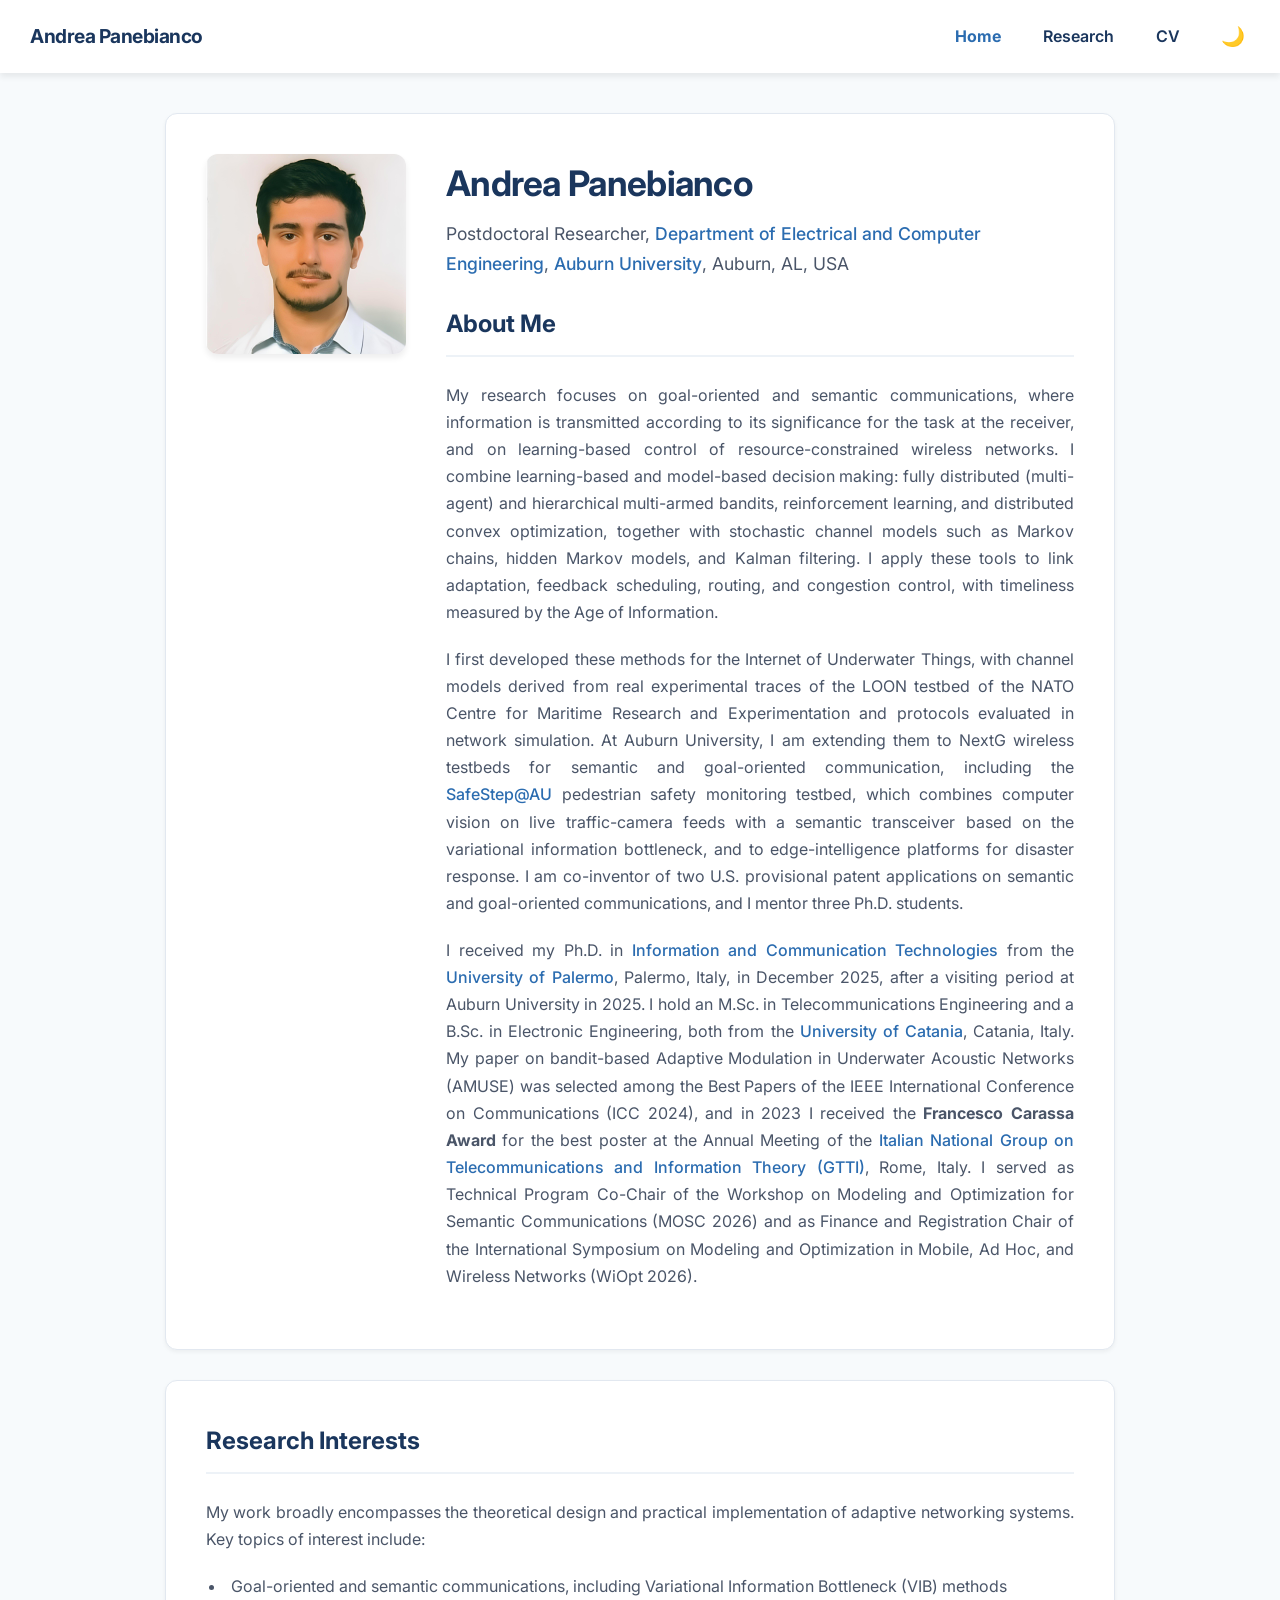
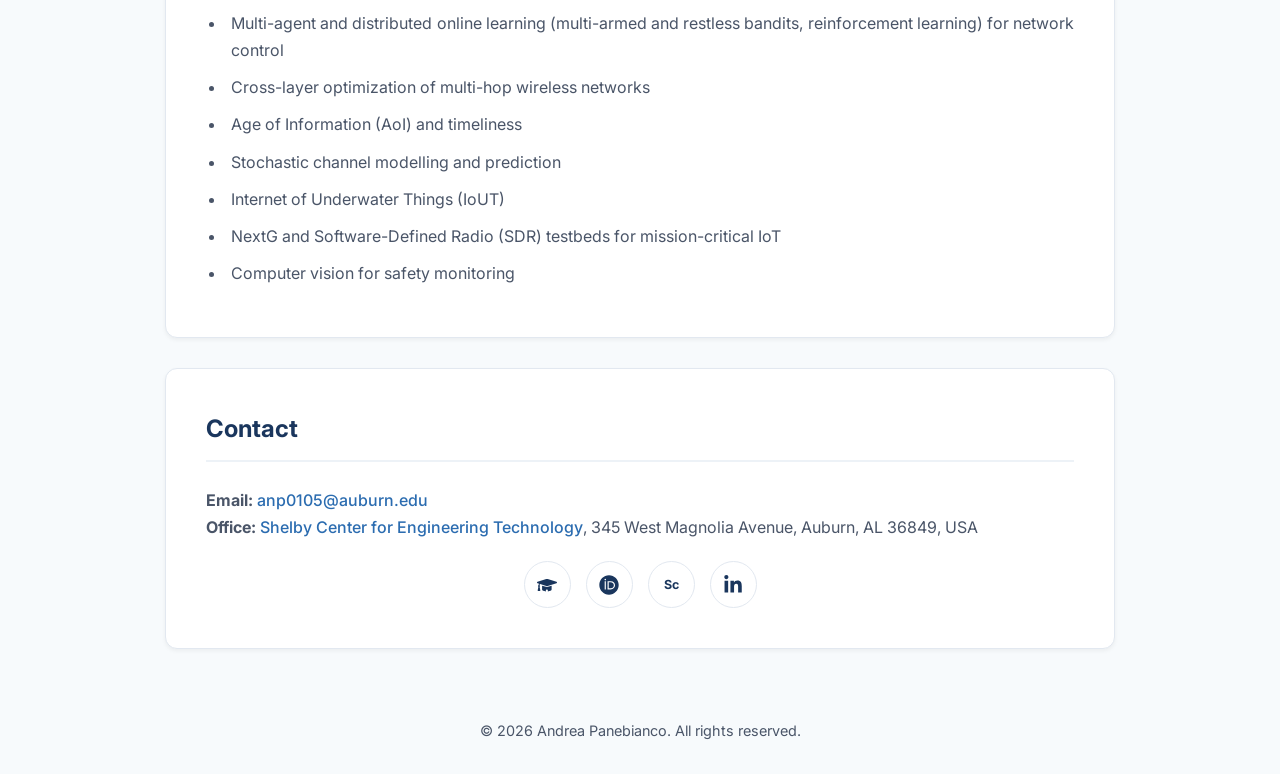
<file: index.html>
<!DOCTYPE html>
<html lang="en">
<head>
    <meta charset="UTF-8">
    <meta name="viewport" content="width=device-width, initial-scale=1.0">
    <title>Homepage — Andrea Panebianco</title>


    <meta name="google-site-verification" content="Xyv1jc09I72tCSA4l427ve69XHKF9o6YwqSsoiMBMQI" />

    <script src="theme.js?v=4"></script>

    <link rel="preconnect" href="https://fonts.googleapis.com">
    <link rel="preconnect" href="https://fonts.gstatic.com" crossorigin>
    <link href="https://fonts.googleapis.com/css2?family=Inter:wght@300;400;500;600;700&display=swap" rel="stylesheet">
    <link rel="stylesheet" href="style.css?v=4">
</head>
<body>

    <nav class="navbar">
        <a href="index.html" class="navbar-logo">Andrea Panebianco</a>

        <div class="nav-right">
            <a href="index.html" class="active">Home</a>
            <a href="research.html">Research</a>
            <a href="cv.html">CV</a>
            <button id="theme-toggle" class="theme-toggle" aria-label="Toggle Dark Mode">🌙</button>
        </div>
    </nav>

    <div class="container">
        
        <section id="about" class="card">
            <div class="about-grid">
                <img src="me.jpg" alt="Andrea Panebianco" class="profile-img">
                <div>
                    <h1 class="profile-name">Andrea Panebianco</h1>
                    <h2 class="profile-title">
                        Postdoctoral Researcher, <a href="https://eng.auburn.edu/ece/" target="_blank" class="text-link">Department of Electrical and Computer Engineering</a>, <a href="https://www.auburn.edu/" target="_blank" class="text-link">Auburn University</a>, Auburn, AL, USA
                    </h2>
                    
                    <h2 class="section-title">About Me</h2>
                    <p>
                        My research focuses on goal-oriented and semantic communications, where information is transmitted according to its significance for the task at the receiver, and on learning-based control of resource-constrained wireless networks. I combine learning-based and model-based decision making: fully distributed (multi-agent) and hierarchical multi-armed bandits, reinforcement learning, and distributed convex optimization, together with stochastic channel models such as Markov chains, hidden Markov models, and Kalman filtering. I apply these tools to link adaptation, feedback scheduling, routing, and congestion control, with timeliness measured by the Age of Information.
                    </p>
                    <p>
                        I first developed these methods for the Internet of Underwater Things, with channel models derived from real experimental traces of the LOON testbed of the NATO Centre for Maritime Research and Experimentation and protocols evaluated in network simulation. At Auburn University, I am extending them to NextG wireless testbeds for semantic and goal-oriented communication, including the <a href="https://safestep.eng.auburn.edu/" target="_blank" class="text-link">SafeStep@AU</a> pedestrian safety monitoring testbed, which combines computer vision on live traffic-camera feeds with a semantic transceiver based on the variational information bottleneck, and to edge-intelligence platforms for disaster response. I am co-inventor of two U.S. provisional patent applications on semantic and goal-oriented communications, and I mentor three Ph.D. students.
                    </p>
                    <p>
                        I received my Ph.D. in <a href="https://www.unipa.it/dipartimenti/ingegneria/dottorati/informationandcommunicationtechnologies/en/index.html" target="_blank" class="text-link">Information and Communication Technologies</a> from the <a href="https://www.unipa.it/mobilita/en/" target="_blank" class="text-link">University of Palermo</a>, Palermo, Italy, in December 2025, after a visiting period at Auburn University in 2025. I hold an M.Sc. in Telecommunications Engineering and a B.Sc. in Electronic Engineering, both from the <a href="https://www.unict.it/en" target="_blank" class="text-link">University of Catania</a>, Catania, Italy. My paper on bandit-based Adaptive Modulation in Underwater Acoustic Networks (AMUSE) was selected among the Best Papers of the IEEE International Conference on Communications (ICC 2024), and in 2023 I received the <strong>Francesco Carassa Award</strong> for the best poster at the Annual Meeting of the <a href="https://www.gtti.it/" target="_blank" class="text-link">Italian National Group on Telecommunications and Information Theory (GTTI)</a>, Rome, Italy. I served as Technical Program Co-Chair of the Workshop on Modeling and Optimization for Semantic Communications (MOSC 2026) and as Finance and Registration Chair of the International Symposium on Modeling and Optimization in Mobile, Ad Hoc, and Wireless Networks (WiOpt 2026).
                    </p>
                </div>
            </div>
        </section>

        <section id="research" class="card">
            <h2 class="section-title">Research Interests</h2>
            <p>My work broadly encompasses the theoretical design and practical implementation of adaptive networking systems. Key topics of interest include:</p>
            <ul class="topic-list">
                <li>Goal-oriented and semantic communications, including Variational Information Bottleneck (VIB) methods</li>
                <li>Multi-agent and distributed online learning (multi-armed and restless bandits, reinforcement learning) for network control</li>
                <li>Cross-layer optimization of multi-hop wireless networks</li>
                <li>Age of Information (AoI) and timeliness</li>
                <li>Stochastic channel modelling and prediction</li>
                <li>Internet of Underwater Things (IoUT)</li>
                <li>NextG and Software-Defined Radio (SDR) testbeds for mission-critical IoT</li>
                <li>Computer vision for safety monitoring</li>
            </ul>
        </section>
        
        <section id="contact" class="card">
            <h2 class="section-title">Contact</h2>
            <p>
                <strong>Email:</strong> <a href="mailto:anp0105@auburn.edu" class="text-link">anp0105@auburn.edu</a><br>
                <strong>Office:</strong> <a href="https://www.auburn.edu/administration/facilities/webapps/buildings/profile.php?bldg=AA_U0202&fz=" target="_blank" class="text-link">Shelby Center for Engineering Technology</a>, 345 West Magnolia Avenue, Auburn, AL 36849, USA
            </p>
            
            <div class="social-buttons">
                <a href="https://scholar.google.com/citations?user=Wkx_56QAAAAJ&hl=en" target="_blank" class="social-icon" title="Google Scholar">
                    <svg viewBox="0 0 640 512" xmlns="http://www.w3.org/2000/svg"><path d="M622.34 153.2L343.4 67.5c-15.2-4.67-31.6-4.67-46.79 0L17.66 153.2c-23.54 7.23-23.54 38.36 0 45.59l48.63 14.94c-10.67 13.19-17.23 29.28-17.88 46.9C38.78 266.15 32 276.11 32 288c0 10.78 5.68 19.85 13.86 25.65L20.33 428.53C18.11 438.52 25.71 448 35.94 448h56.11c10.24 0 17.84-9.48 15.62-19.47L82.14 313.65C90.32 307.85 96 298.78 96 288c0-11.57-6.47-21.25-15.66-26.87.76-15.02 8.44-28.3 20.69-36.72L296.6 284.5c15.06 4.63 31.35 4.63 46.79 0l278.95-85.7c23.55-7.24 23.55-38.36 0-45.6zM352.79 315.09c-21.53 6.61-44.59 6.61-66.12 0l-123.6-37.97v125.1c0 30.13 54.02 54.54 120.5 58.01v-27.46c0-17.67 14.33-32 32-32s32 14.33 32 32v27.46c66.48-3.47 120.5-27.88 120.5-58.01v-125.1l-115.28 35.37z"/></svg>
                </a>
                <a href="https://orcid.org/0009-0002-4218-2167" target="_blank" class="social-icon" title="ORCID">
                    <svg viewBox="0 0 512 512" xmlns="http://www.w3.org/2000/svg"><path d="M294.75 188.19h-45.92V342h47.47c67.62 0 83.12-51.34 83.12-76.91 0-41.64-26.54-76.9-84.67-76.9zM256 8C119 8 8 119 8 256s111 248 248 248 248-111 248-248S393 8 256 8zm-80.79 360.76h-29.84v-207.5h29.84zm-14.92-231.14a19.57 19.57 0 1 1 19.57-19.57 19.64 19.64 0 0 1-19.57 19.57zM300 369h-81V161.26h80.6c76.73 0 110.44 54.83 110.44 103.85C410 318.39 368.38 369 300 369z"/></svg>
                </a>
                <a href="https://www.scopus.com/authid/detail.uri?authorId=57741733500" target="_blank" class="social-icon" title="Scopus">
                    <svg viewBox="0 0 24 24" xmlns="http://www.w3.org/2000/svg"><text x="12" y="17.2" text-anchor="middle" font-family="Inter, sans-serif" font-size="15" font-weight="700">Sc</text></svg>
                </a>
                <a href="https://www.linkedin.com/in/andrea-panebianco-70b11b176" target="_blank" class="social-icon" title="LinkedIn">
                    <svg viewBox="0 0 448 512" xmlns="http://www.w3.org/2000/svg"><path d="M100.28 448H7.4V148.9h92.88zM53.79 108.1C24.09 108.1 0 83.5 0 53.8a53.79 53.79 0 0 1 107.58 0c0 29.7-24.1 54.3-53.79 54.3zM447.9 448h-92.68V302.4c0-34.7-.7-79.2-48.29-79.2-48.29 0-55.69 37.7-55.69 76.7V448h-92.78V148.9h89.08v40.8h1.3c12.4-23.5 42.69-48.3 87.88-48.3 94 0 111.28 61.9 111.28 142.3V448z"/></svg>
                </a>
            </div>
        </section>

    </div>

    <footer>
        &copy; 2026 Andrea Panebianco. All rights reserved.
    </footer>
</body>
</html>
</file>
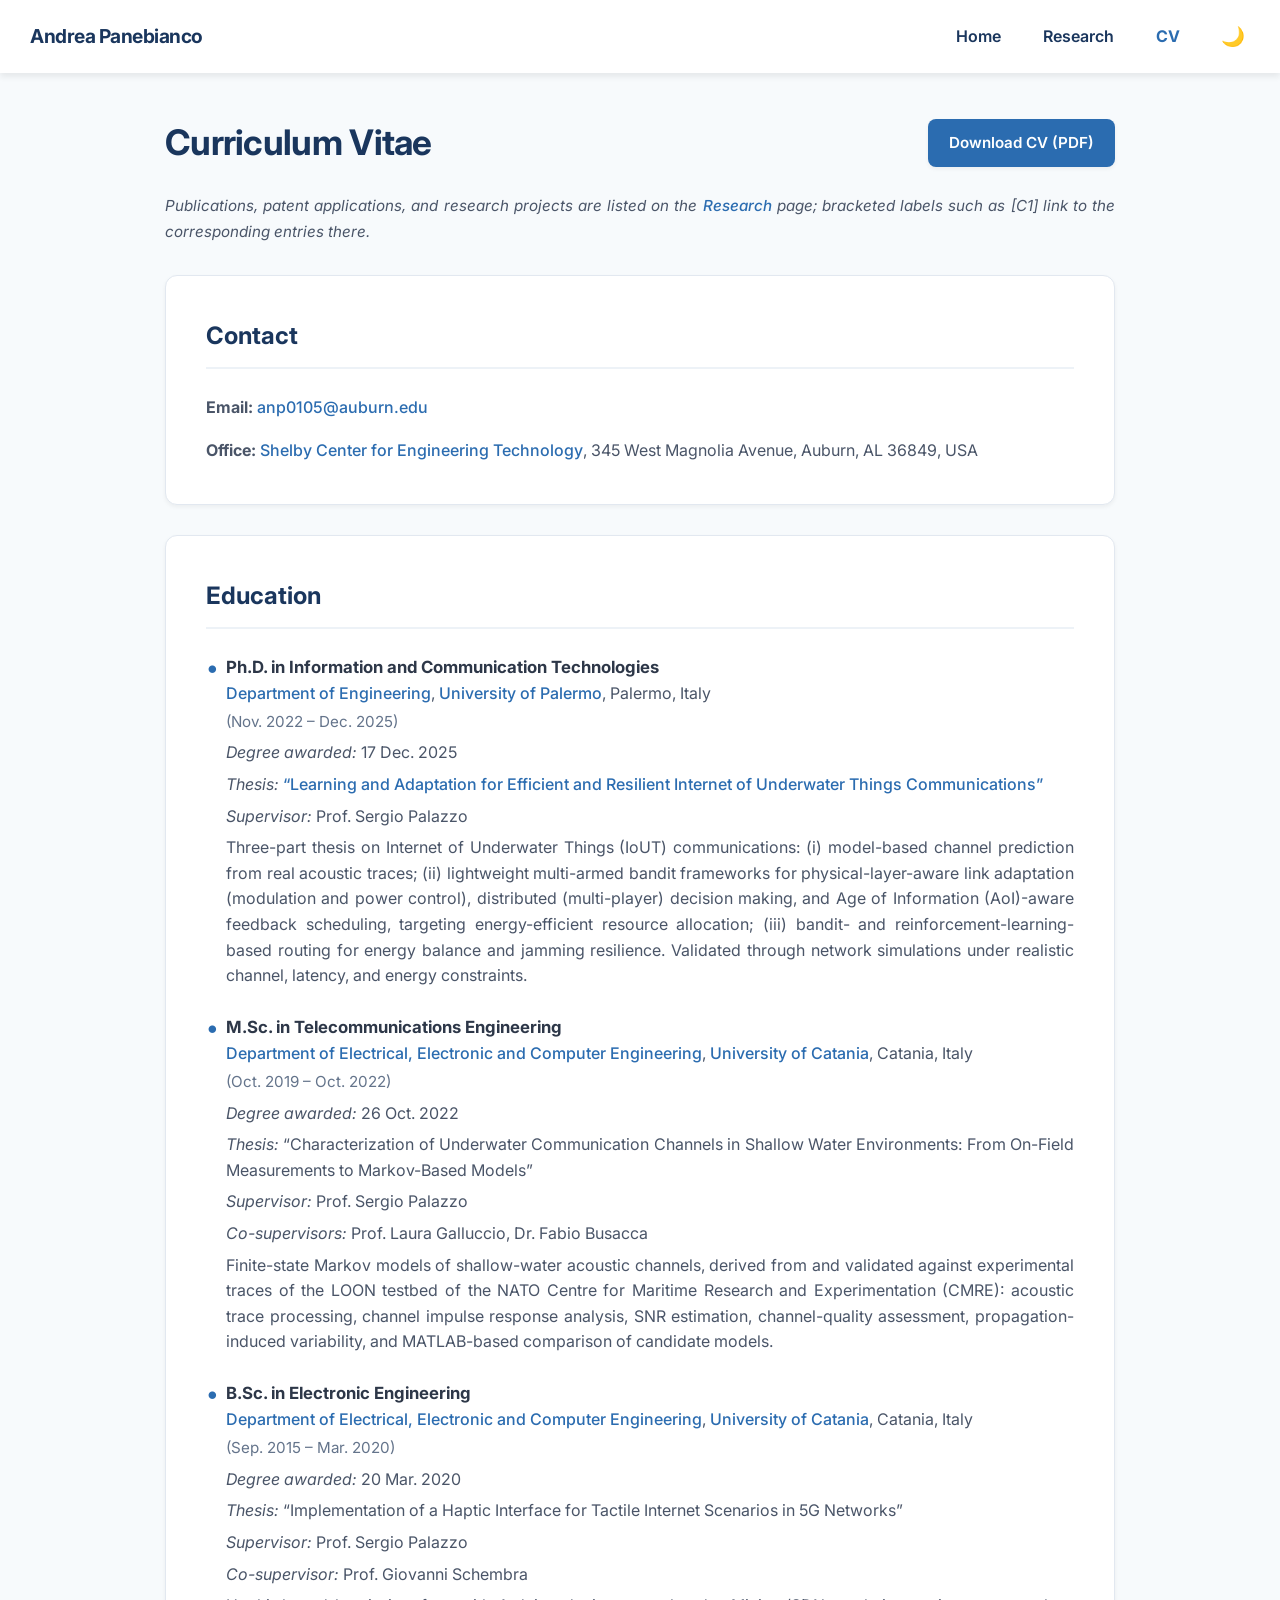
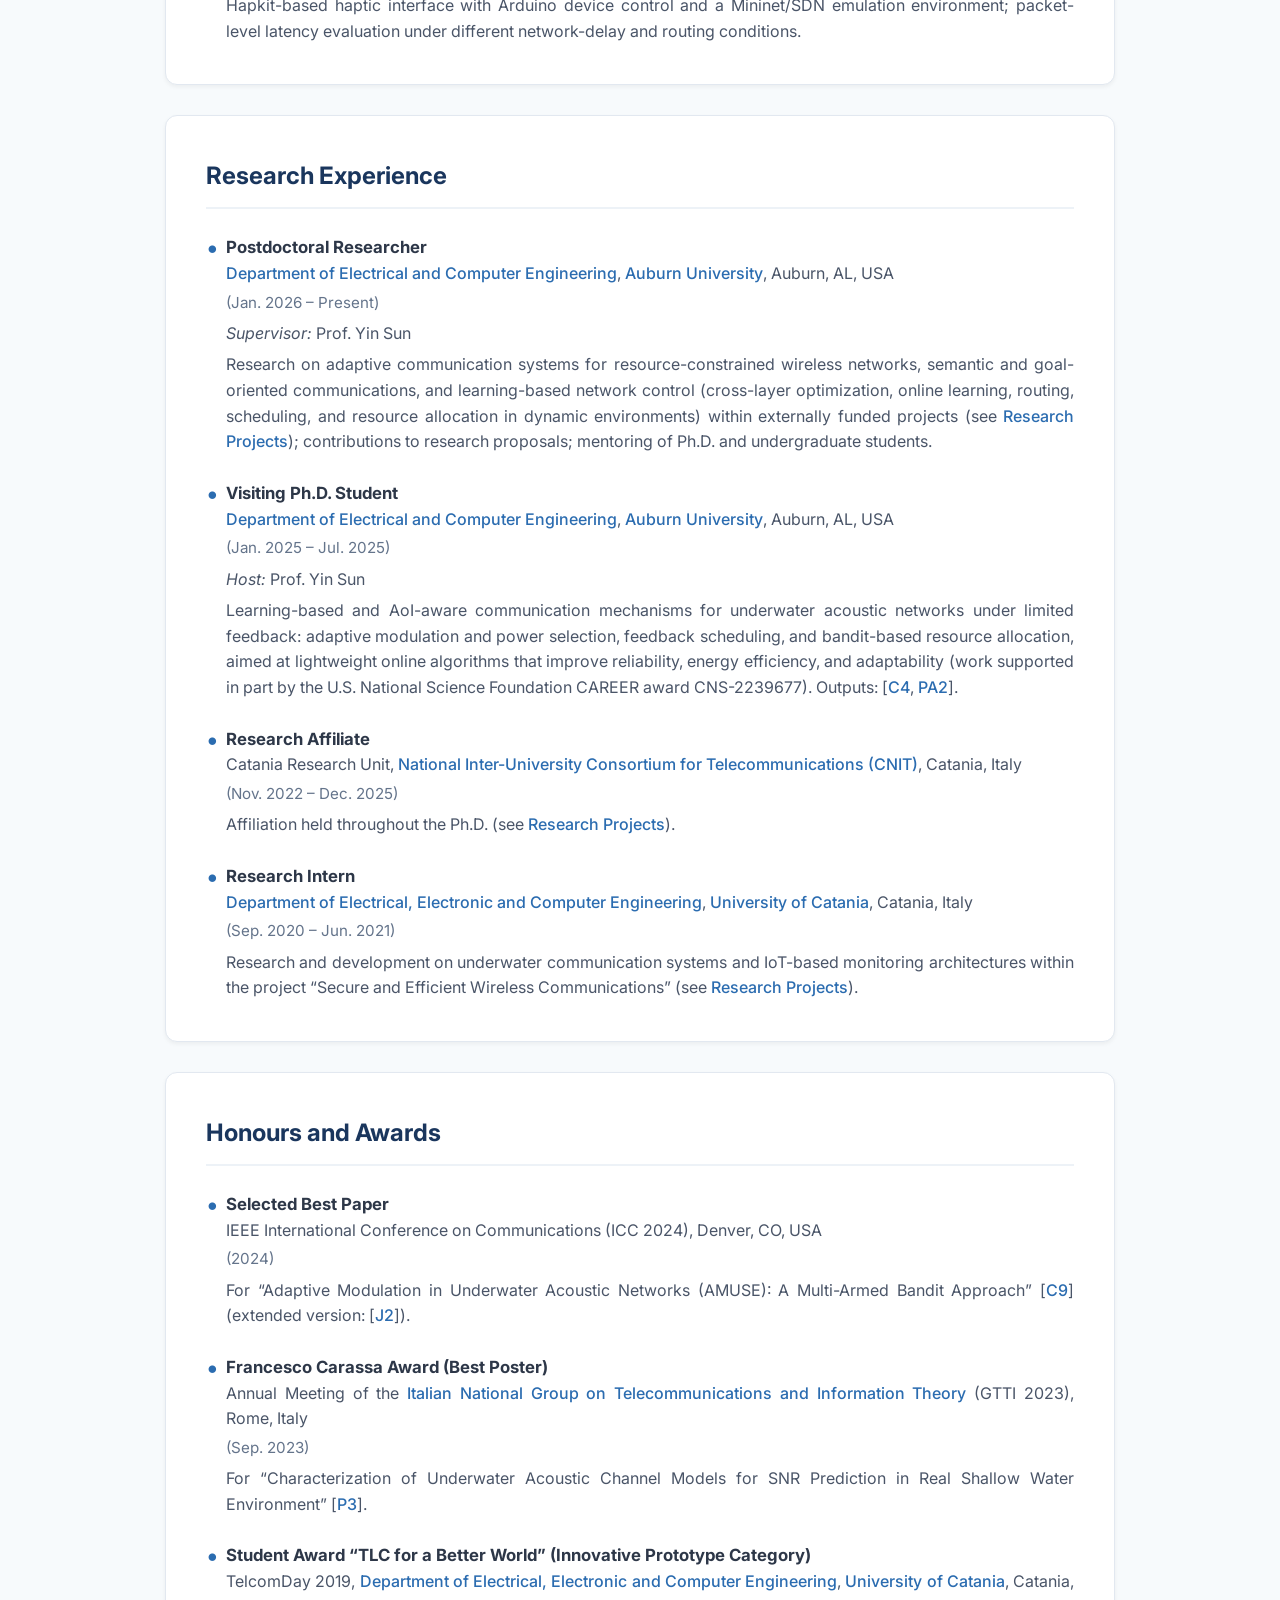
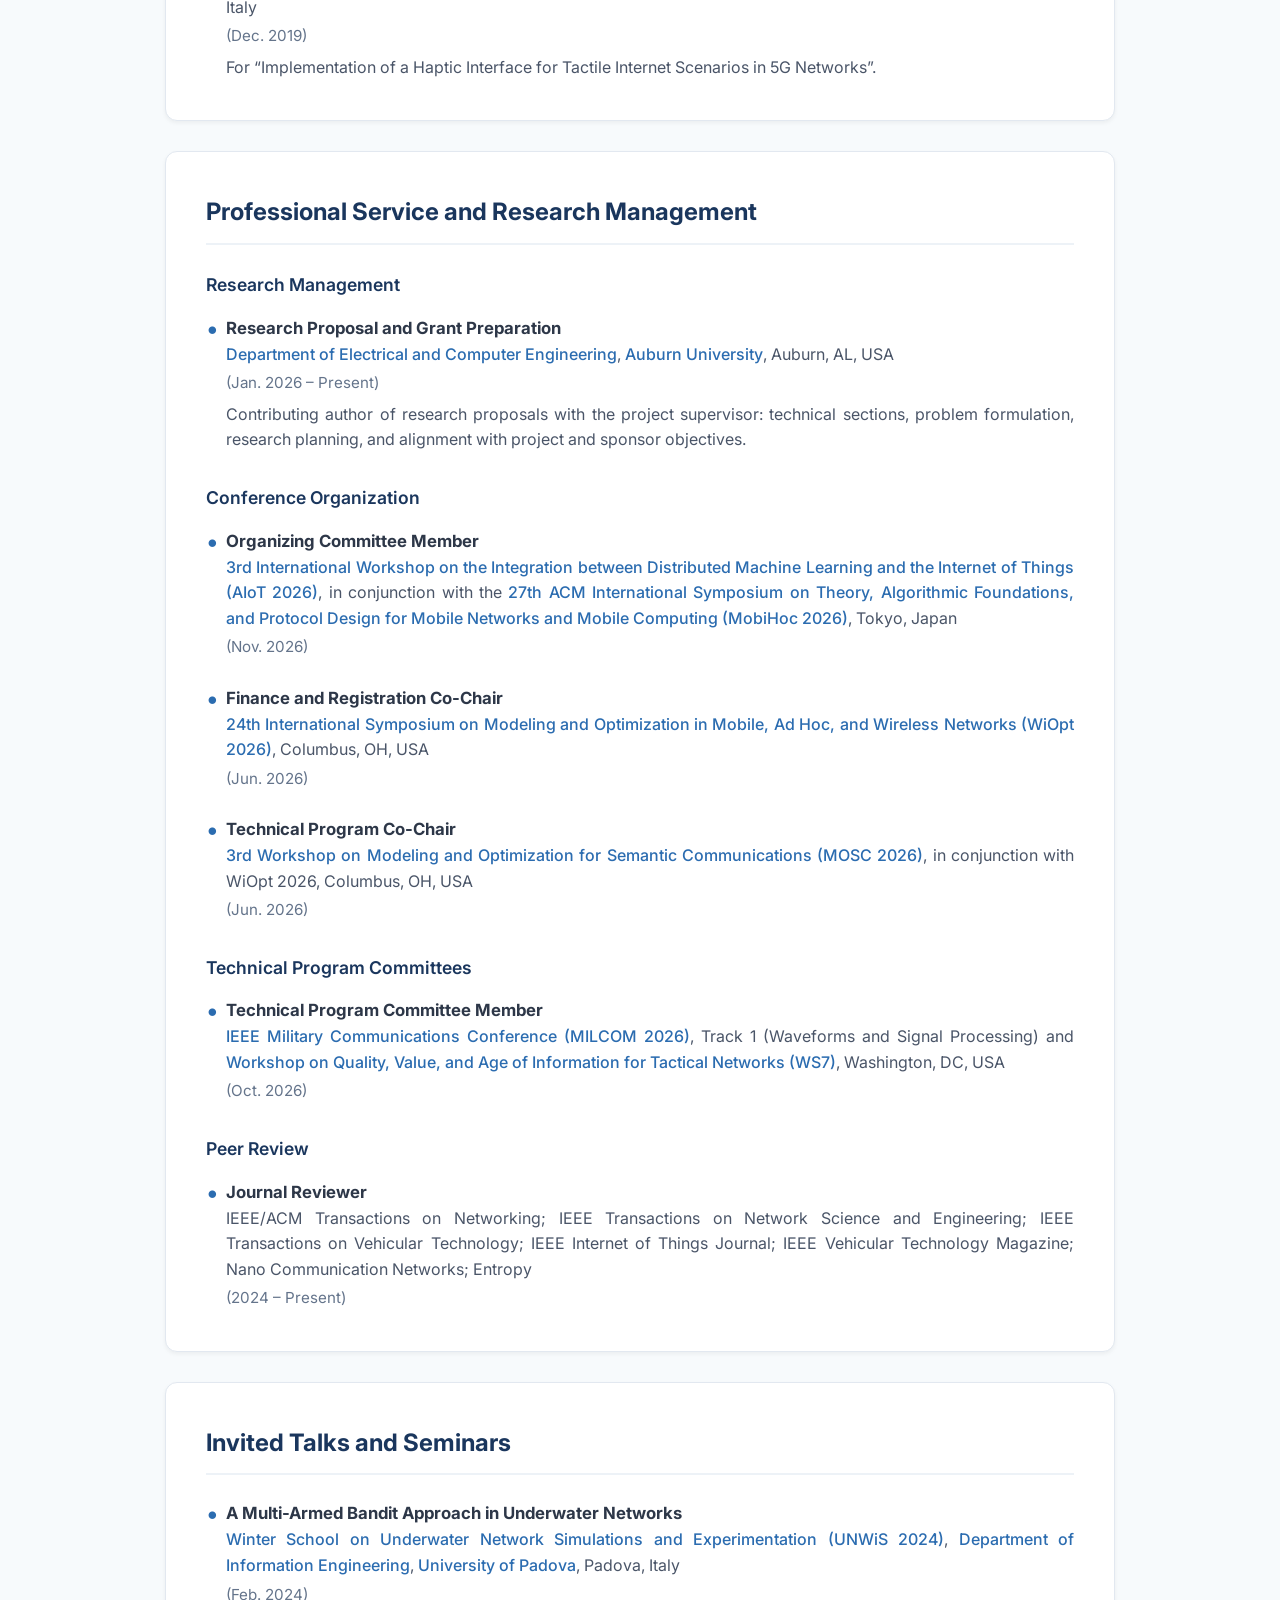
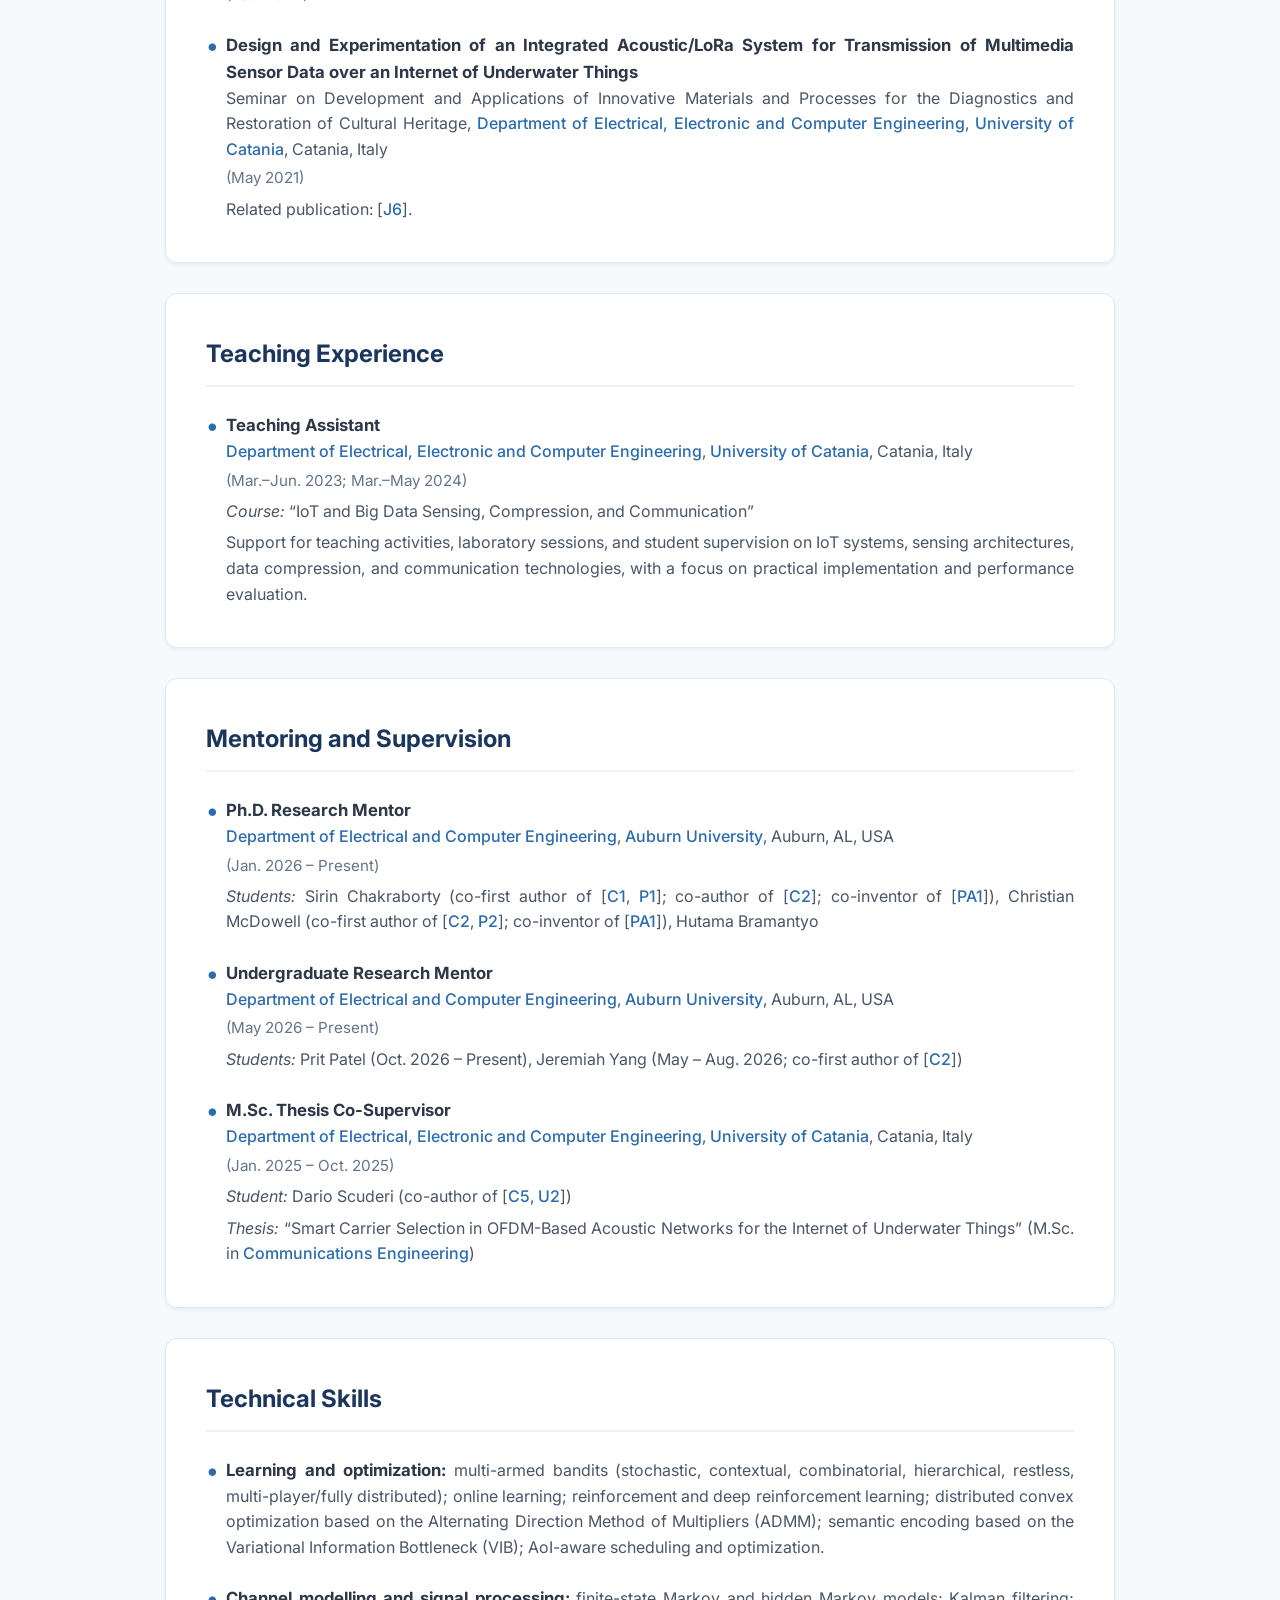
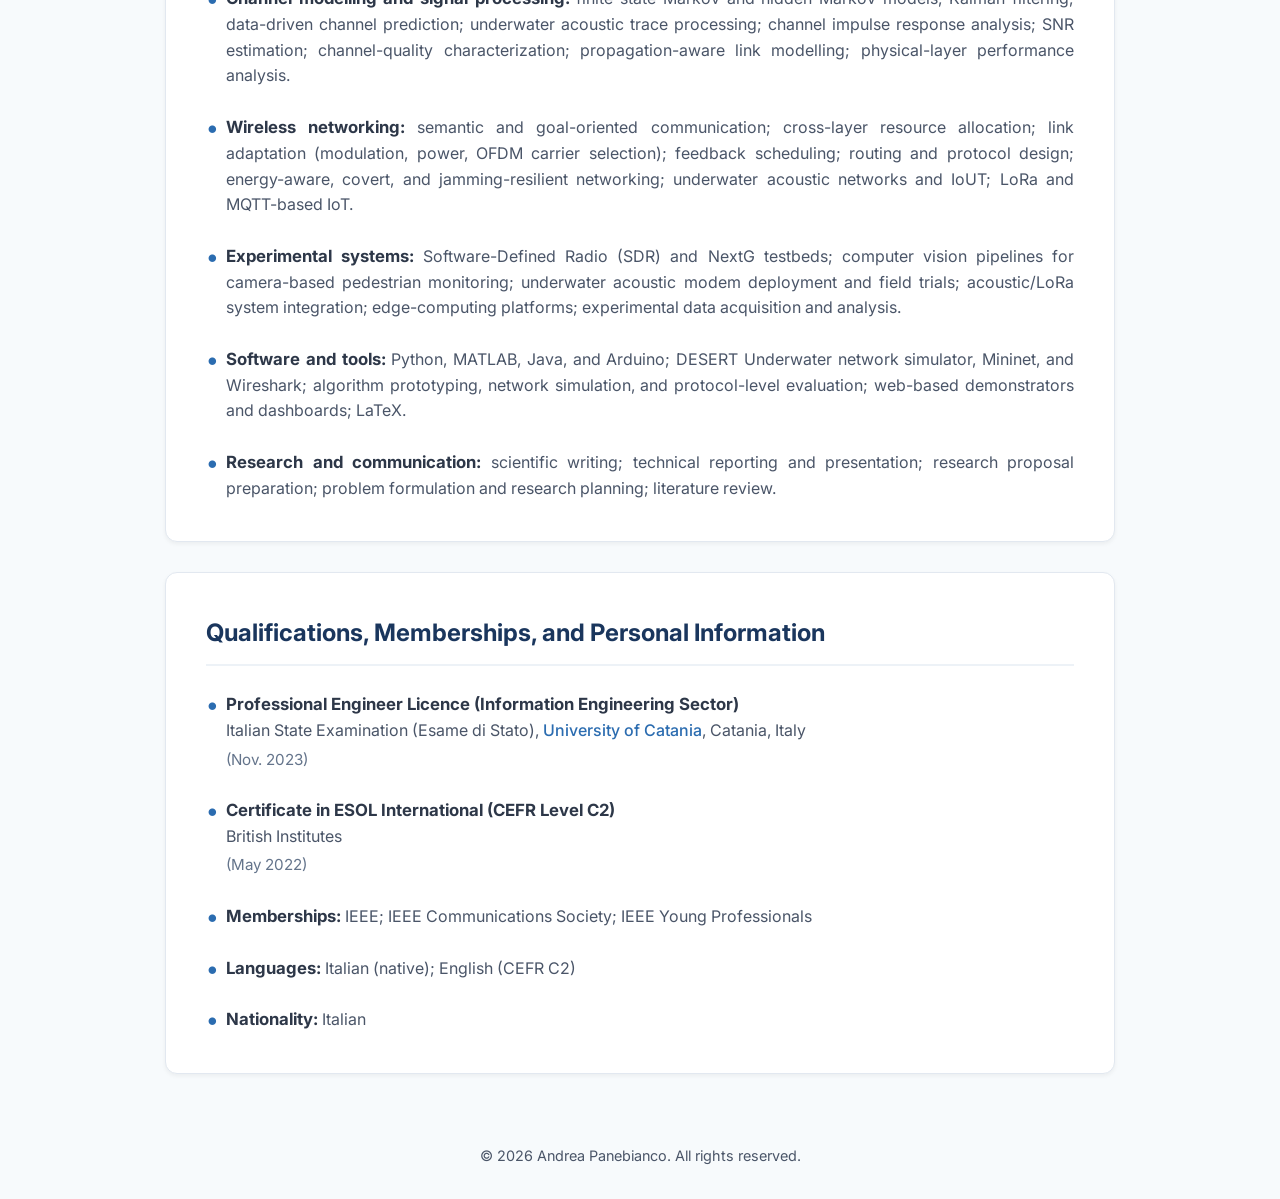
<file: cv.html>
<!DOCTYPE html>
<html lang="en">
<head>
    <meta charset="UTF-8">
    <meta name="viewport" content="width=device-width, initial-scale=1.0">
    <title>CV — Andrea Panebianco</title>

    <script src="theme.js?v=4"></script>

    <link rel="preconnect" href="https://fonts.googleapis.com">
    <link rel="preconnect" href="https://fonts.gstatic.com" crossorigin>
    <link href="https://fonts.googleapis.com/css2?family=Inter:wght@300;400;500;600;700&display=swap" rel="stylesheet">
    <link rel="stylesheet" href="style.css?v=4">
</head>
<body>

    <nav class="navbar">
        <a href="index.html" class="navbar-logo">Andrea Panebianco</a>
        
        <div class="nav-right">
            <a href="index.html">Home</a>
            <a href="research.html">Research</a>
            <a href="cv.html" class="active">CV</a>
            <button id="theme-toggle" class="theme-toggle" aria-label="Toggle Dark Mode">🌙</button>
        </div>
    </nav>

    <div class="container">
        
        <div class="page-header">
            <h1>Curriculum Vitae</h1>
            <a href="cv_andrea_panebianco.pdf" target="_blank" class="btn-primary">Download CV (PDF)</a>
        </div>
        <p class="page-note">Publications, patent applications, and research projects are listed on the <a href="research.html" class="text-link">Research</a> page; bracketed labels such as [C1] link to the corresponding entries there.</p>

        <!-- 1. Contact -->
        <section id="contact" class="card">
            <h2 class="section-title">Contact</h2>
            <p style="margin-bottom: 8px;"><strong>Email:</strong> <a href="mailto:anp0105@auburn.edu" target="_blank" class="text-link">anp0105@auburn.edu</a></p>
            <p style="margin-bottom: 0;"><strong>Office:</strong> <a href="https://www.auburn.edu/administration/facilities/webapps/buildings/profile.php?bldg=AA_U0202&fz=" target="_blank" class="text-link">Shelby Center for Engineering Technology</a>, 345 West Magnolia Avenue, Auburn, AL 36849, USA</p>
        </section>

        <!-- 2. Education -->
        <section id="education" class="card">
            <h2 class="section-title">Education</h2>
            <ul class="cv-list">
                <li>
                    <strong>Ph.D. in Information and Communication Technologies</strong><br>
                    <a href="https://www.unipa.it/dipartimenti/ingegneria/en/index.html" target="_blank" class="text-link">Department of Engineering</a>, <a href="https://www.unipa.it/mobilita/en/" target="_blank" class="text-link">University of Palermo</a>, Palermo, Italy
                    <span class="date-text">(Nov. 2022 – Dec. 2025)</span>
                    <span class="entry-detail"><em>Degree awarded:</em> 17 Dec. 2025</span>
                    <span class="entry-detail"><em>Thesis:</em> <a href="https://hdl.handle.net/10447/695153" target="_blank" class="text-link">“Learning and Adaptation for Efficient and Resilient Internet of Underwater Things Communications”</a></span>
                    <span class="entry-detail"><em>Supervisor:</em> Prof. Sergio Palazzo</span>
                    <span class="entry-detail">Three-part thesis on Internet of Underwater Things (IoUT) communications: (i) model-based channel prediction from real acoustic traces; (ii) lightweight multi-armed bandit frameworks for physical-layer-aware link adaptation (modulation and power control), distributed (multi-player) decision making, and Age of Information (AoI)-aware feedback scheduling, targeting energy-efficient resource allocation; (iii) bandit- and reinforcement-learning-based routing for energy balance and jamming resilience. Validated through network simulations under realistic channel, latency, and energy constraints.</span>
                </li>
                <li>
                    <strong>M.Sc. in Telecommunications Engineering</strong><br>
                    <a href="https://www.dieei.unict.it/en" target="_blank" class="text-link">Department of Electrical, Electronic and Computer Engineering</a>, <a href="https://www.unict.it/en" target="_blank" class="text-link">University of Catania</a>, Catania, Italy
                    <span class="date-text">(Oct. 2019 – Oct. 2022)</span>
                    <span class="entry-detail"><em>Degree awarded:</em> 26 Oct. 2022</span>
                    <span class="entry-detail"><em>Thesis:</em> “Characterization of Underwater Communication Channels in Shallow Water Environments: From On-Field Measurements to Markov-Based Models”</span>
                    <span class="entry-detail"><em>Supervisor:</em> Prof. Sergio Palazzo</span>
                    <span class="entry-detail"><em>Co-supervisors:</em> Prof. Laura Galluccio, Dr. Fabio Busacca</span>
                    <span class="entry-detail">Finite-state Markov models of shallow-water acoustic channels, derived from and validated against experimental traces of the LOON testbed of the NATO Centre for Maritime Research and Experimentation (CMRE): acoustic trace processing, channel impulse response analysis, SNR estimation, channel-quality assessment, propagation-induced variability, and MATLAB-based comparison of candidate models.</span>
                </li>
                <li>
                    <strong>B.Sc. in Electronic Engineering</strong><br>
                    <a href="https://www.dieei.unict.it/en" target="_blank" class="text-link">Department of Electrical, Electronic and Computer Engineering</a>, <a href="https://www.unict.it/en" target="_blank" class="text-link">University of Catania</a>, Catania, Italy
                    <span class="date-text">(Sep. 2015 – Mar. 2020)</span>
                    <span class="entry-detail"><em>Degree awarded:</em> 20 Mar. 2020</span>
                    <span class="entry-detail"><em>Thesis:</em> “Implementation of a Haptic Interface for Tactile Internet Scenarios in 5G Networks”</span>
                    <span class="entry-detail"><em>Supervisor:</em> Prof. Sergio Palazzo</span>
                    <span class="entry-detail"><em>Co-supervisor:</em> Prof. Giovanni Schembra</span>
                    <span class="entry-detail">Hapkit-based haptic interface with Arduino device control and a Mininet/SDN emulation environment; packet-level latency evaluation under different network-delay and routing conditions.</span>
                </li>
            </ul>
        </section>

        <!-- 3. Research Experience -->
        <section id="experience" class="card">
            <h2 class="section-title">Research Experience</h2>
            <ul class="cv-list">
                <li>
                    <strong>Postdoctoral Researcher</strong><br>
                    <a href="https://eng.auburn.edu/ece/" target="_blank" class="text-link">Department of Electrical and Computer Engineering</a>, <a href="https://www.auburn.edu/" target="_blank" class="text-link">Auburn University</a>, Auburn, AL, USA
                    <span class="date-text">(Jan. 2026 – Present)</span>
                    <span class="entry-detail"><em>Supervisor:</em> Prof. Yin Sun</span>
                    <span class="entry-detail">Research on adaptive communication systems for resource-constrained wireless networks, semantic and goal-oriented communications, and learning-based network control (cross-layer optimization, online learning, routing, scheduling, and resource allocation in dynamic environments) within externally funded projects (see <a href="research.html#projects" class="text-link">Research Projects</a>); contributions to research proposals; mentoring of Ph.D. and undergraduate students.</span>
                </li>
                <li>
                    <strong>Visiting Ph.D. Student</strong><br>
                    <a href="https://eng.auburn.edu/ece/" target="_blank" class="text-link">Department of Electrical and Computer Engineering</a>, <a href="https://www.auburn.edu/" target="_blank" class="text-link">Auburn University</a>, Auburn, AL, USA
                    <span class="date-text">(Jan. 2025 – Jul. 2025)</span>
                    <span class="entry-detail"><em>Host:</em> Prof. Yin Sun</span>
                    <span class="entry-detail">Learning-based and AoI-aware communication mechanisms for underwater acoustic networks under limited feedback: adaptive modulation and power selection, feedback scheduling, and bandit-based resource allocation, aimed at lightweight online algorithms that improve reliability, energy efficiency, and adaptability (work supported in part by the U.S. National Science Foundation CAREER award CNS-2239677). Outputs: [<a href="research.html#C4" class="text-link">C4</a>, <a href="research.html#PA2" class="text-link">PA2</a>].</span>
                </li>
                <li>
                    <strong>Research Affiliate</strong><br>
                    Catania Research Unit, <a href="https://www.cnit.it/" target="_blank" class="text-link">National Inter-University Consortium for Telecommunications (CNIT)</a>, Catania, Italy
                    <span class="date-text">(Nov. 2022 – Dec. 2025)</span>
                    <span class="entry-detail">Affiliation held throughout the Ph.D. (see <a href="research.html#projects" class="text-link">Research Projects</a>).</span>
                </li>
                <li>
                    <strong>Research Intern</strong><br>
                    <a href="https://www.dieei.unict.it/en" target="_blank" class="text-link">Department of Electrical, Electronic and Computer Engineering</a>, <a href="https://www.unict.it/en" target="_blank" class="text-link">University of Catania</a>, Catania, Italy
                    <span class="date-text">(Sep. 2020 – Jun. 2021)</span>
                    <span class="entry-detail">Research and development on underwater communication systems and IoT-based monitoring architectures within the project “Secure and Efficient Wireless Communications” (see <a href="research.html#projects" class="text-link">Research Projects</a>).</span>
                </li>
            </ul>
        </section>

        <!-- 4. Honours and Awards -->
        <section id="honours" class="card">
            <h2 class="section-title">Honours and Awards</h2>
            <ul class="cv-list">
                <li>
                    <strong>Selected Best Paper</strong><br>
                    IEEE International Conference on Communications (ICC 2024), Denver, CO, USA
                    <span class="date-text">(2024)</span>
                    <span class="entry-detail">For “Adaptive Modulation in Underwater Acoustic Networks (AMUSE): A Multi-Armed Bandit Approach” [<a href="research.html#C9" class="text-link">C9</a>] (extended version: [<a href="research.html#J2" class="text-link">J2</a>]).</span>
                </li>
                <li>
                    <strong>Francesco Carassa Award (Best Poster)</strong><br>
                    Annual Meeting of the <a href="https://www.gtti.it/" target="_blank" class="text-link">Italian National Group on Telecommunications and Information Theory</a> (GTTI 2023), Rome, Italy
                    <span class="date-text">(Sep. 2023)</span>
                    <span class="entry-detail">For “Characterization of Underwater Acoustic Channel Models for SNR Prediction in Real Shallow Water Environment” [<a href="research.html#P3" class="text-link">P3</a>].</span>
                </li>
                <li>
                    <strong>Student Award “TLC for a Better World” (Innovative Prototype Category)</strong><br>
                    TelcomDay 2019, <a href="https://www.dieei.unict.it/en" target="_blank" class="text-link">Department of Electrical, Electronic and Computer Engineering</a>, <a href="https://www.unict.it/en" target="_blank" class="text-link">University of Catania</a>, Catania, Italy
                    <span class="date-text">(Dec. 2019)</span>
                    <span class="entry-detail">For “Implementation of a Haptic Interface for Tactile Internet Scenarios in 5G Networks”.</span>
                </li>
            </ul>
        </section>

        <!-- 5. Professional Service and Research Management -->
        <section id="service" class="card">
            <h2 class="section-title">Professional Service and Research Management</h2>
            <h3 class="subsection-title">Research Management</h3>
            <ul class="cv-list">
                <li>
                    <strong>Research Proposal and Grant Preparation</strong><br>
                    <a href="https://eng.auburn.edu/ece/" target="_blank" class="text-link">Department of Electrical and Computer Engineering</a>, <a href="https://www.auburn.edu/" target="_blank" class="text-link">Auburn University</a>, Auburn, AL, USA
                    <span class="date-text">(Jan. 2026 – Present)</span>
                    <span class="entry-detail">Contributing author of research proposals with the project supervisor: technical sections, problem formulation, research planning, and alignment with project and sponsor objectives.</span>
                </li>
            </ul>
            <h3 class="subsection-title">Conference Organization</h3>
            <ul class="cv-list">
                <li>
                    <strong>Organizing Committee Member</strong><br>
                    <a href="https://aiot2026.github.io/#committees" target="_blank" class="text-link">3rd International Workshop on the Integration between Distributed Machine Learning and the Internet of Things (AIoT 2026)</a>, in conjunction with the <a href="https://www.sigmobile.org/mobihoc/2026/" target="_blank" class="text-link">27th ACM International Symposium on Theory, Algorithmic Foundations, and Protocol Design for Mobile Networks and Mobile Computing (MobiHoc 2026)</a>, Tokyo, Japan
                    <span class="date-text">(Nov. 2026)</span>
                </li>
                <li>
                    <strong>Finance and Registration Co-Chair</strong><br>
                    <a href="https://wiopt2026.github.io/org-committee.html" target="_blank" class="text-link">24th International Symposium on Modeling and Optimization in Mobile, Ad Hoc, and Wireless Networks (WiOpt 2026)</a>, Columbus, OH, USA
                    <span class="date-text">(Jun. 2026)</span>
                </li>
                <li>
                    <strong>Technical Program Co-Chair</strong><br>
                    <a href="https://mosc2026.github.io/" target="_blank" class="text-link">3rd Workshop on Modeling and Optimization for Semantic Communications (MOSC 2026)</a>, in conjunction with WiOpt 2026, Columbus, OH, USA
                    <span class="date-text">(Jun. 2026)</span>
                </li>
            </ul>
            <h3 class="subsection-title">Technical Program Committees</h3>
            <ul class="cv-list">
                <li>
                    <strong>Technical Program Committee Member</strong><br>
                    <a href="https://milcom2026.ieee-milcom.org/" target="_blank" class="text-link">IEEE Military Communications Conference (MILCOM 2026)</a>, Track 1 (Waveforms and Signal Processing) and <a href="https://milcom2026.ieee-milcom.org/ws7-quality-value-and-age-information-tactical-networks-0" target="_blank" class="text-link">Workshop on Quality, Value, and Age of Information for Tactical Networks (WS7)</a>, Washington, DC, USA
                    <span class="date-text">(Oct. 2026)</span>
                </li>
            </ul>
            <h3 class="subsection-title">Peer Review</h3>
            <ul class="cv-list">
                <li>
                    <strong>Journal Reviewer</strong><br>
                    IEEE/ACM Transactions on Networking; IEEE Transactions on Network Science and Engineering; IEEE Transactions on Vehicular Technology; IEEE Internet of Things Journal; IEEE Vehicular Technology Magazine; Nano Communication Networks; Entropy
                    <span class="date-text">(2024 – Present)</span>
                </li>
            </ul>
        </section>

        <!-- 6. Invited Talks and Seminars -->
        <section id="talks" class="card">
            <h2 class="section-title">Invited Talks and Seminars</h2>
            <ul class="cv-list">
                <li>
                    <strong>A Multi-Armed Bandit Approach in Underwater Networks</strong><br>
                    <a href="https://www.subseapulse.com/unwis/" target="_blank" class="text-link">Winter School on Underwater Network Simulations and Experimentation (UNWiS 2024)</a>, <a href="https://www.dei.unipd.it/en/" target="_blank" class="text-link">Department of Information Engineering</a>, <a href="https://www.unipd.it/en/" target="_blank" class="text-link">University of Padova</a>, Padova, Italy
                    <span class="date-text">(Feb. 2024)</span>
                </li>
                <li>
                    <strong>Design and Experimentation of an Integrated Acoustic/LoRa System for Transmission of Multimedia Sensor Data over an Internet of Underwater Things</strong><br>
                    Seminar on Development and Applications of Innovative Materials and Processes for the Diagnostics and Restoration of Cultural Heritage, <a href="https://www.dieei.unict.it/en" target="_blank" class="text-link">Department of Electrical, Electronic and Computer Engineering</a>, <a href="https://www.unict.it/en" target="_blank" class="text-link">University of Catania</a>, Catania, Italy
                    <span class="date-text">(May 2021)</span>
                    <span class="entry-detail">Related publication: [<a href="research.html#J6" class="text-link">J6</a>].</span>
                </li>
            </ul>
        </section>

        <!-- 7. Teaching Experience -->
        <section id="teaching" class="card">
            <h2 class="section-title">Teaching Experience</h2>
            <ul class="cv-list">
                <li>
                    <strong>Teaching Assistant</strong><br>
                    <a href="https://www.dieei.unict.it/en" target="_blank" class="text-link">Department of Electrical, Electronic and Computer Engineering</a>, <a href="https://www.unict.it/en" target="_blank" class="text-link">University of Catania</a>, Catania, Italy
                    <span class="date-text">(Mar.–Jun. 2023; Mar.–May 2024)</span>
                    <span class="entry-detail"><em>Course:</em> “IoT and Big Data Sensing, Compression, and Communication”</span>
                    <span class="entry-detail">Support for teaching activities, laboratory sessions, and student supervision on IoT systems, sensing architectures, data compression, and communication technologies, with a focus on practical implementation and performance evaluation.</span>
                </li>
            </ul>
        </section>

        <!-- 8. Mentoring and Supervision -->
        <section id="mentoring" class="card">
            <h2 class="section-title">Mentoring and Supervision</h2>
            <ul class="cv-list">
                <li>
                    <strong>Ph.D. Research Mentor</strong><br>
                    <a href="https://eng.auburn.edu/ece/" target="_blank" class="text-link">Department of Electrical and Computer Engineering</a>, <a href="https://www.auburn.edu/" target="_blank" class="text-link">Auburn University</a>, Auburn, AL, USA
                    <span class="date-text">(Jan. 2026 – Present)</span>
                    <span class="entry-detail"><em>Students:</em> Sirin Chakraborty (co-first author of [<a href="research.html#C1" class="text-link">C1</a>, <a href="research.html#P1" class="text-link">P1</a>]; co-author of [<a href="research.html#C2" class="text-link">C2</a>]; co-inventor of [<a href="research.html#PA1" class="text-link">PA1</a>]), Christian McDowell (co-first author of [<a href="research.html#C2" class="text-link">C2</a>, <a href="research.html#P2" class="text-link">P2</a>]; co-inventor of [<a href="research.html#PA1" class="text-link">PA1</a>]), Hutama Bramantyo</span>
                </li>
                <li>
                    <strong>Undergraduate Research Mentor</strong><br>
                    <a href="https://eng.auburn.edu/ece/" target="_blank" class="text-link">Department of Electrical and Computer Engineering</a>, <a href="https://www.auburn.edu/" target="_blank" class="text-link">Auburn University</a>, Auburn, AL, USA
                    <span class="date-text">(May 2026 – Present)</span>
                    <span class="entry-detail"><em>Students:</em> Prit Patel (Oct. 2026 – Present), Jeremiah Yang (May – Aug. 2026; co-first author of [<a href="research.html#C2" class="text-link">C2</a>])</span>
                </li>
                <li>
                    <strong>M.Sc. Thesis Co-Supervisor</strong><br>
                    <a href="https://www.dieei.unict.it/en" target="_blank" class="text-link">Department of Electrical, Electronic and Computer Engineering</a>, <a href="https://www.unict.it/en" target="_blank" class="text-link">University of Catania</a>, Catania, Italy
                    <span class="date-text">(Jan. 2025 – Oct. 2025)</span>
                    <span class="entry-detail"><em>Student:</em> Dario Scuderi (co-author of [<a href="research.html#C5" class="text-link">C5</a>, <a href="research.html#U2" class="text-link">U2</a>])</span>
                    <span class="entry-detail"><em>Thesis:</em> “Smart Carrier Selection in OFDM-Based Acoustic Networks for the Internet of Underwater Things” (M.Sc. in <a href="https://www.dieei.unict.it/en/courses/lm-27" target="_blank" class="text-link">Communications Engineering</a>)</span>
                </li>
            </ul>
        </section>

        <!-- 9. Technical Skills -->
        <section id="skills" class="card">
            <h2 class="section-title">Technical Skills</h2>
            <ul class="cv-list">
                <li><strong>Learning and optimization:</strong> multi-armed bandits (stochastic, contextual, combinatorial, hierarchical, restless, multi-player/fully distributed); online learning; reinforcement and deep reinforcement learning; distributed convex optimization based on the Alternating Direction Method of Multipliers (ADMM); semantic encoding based on the Variational Information Bottleneck (VIB); AoI-aware scheduling and optimization.</li>
                <li><strong>Channel modelling and signal processing:</strong> finite-state Markov and hidden Markov models; Kalman filtering; data-driven channel prediction; underwater acoustic trace processing; channel impulse response analysis; SNR estimation; channel-quality characterization; propagation-aware link modelling; physical-layer performance analysis.</li>
                <li><strong>Wireless networking:</strong> semantic and goal-oriented communication; cross-layer resource allocation; link adaptation (modulation, power, OFDM carrier selection); feedback scheduling; routing and protocol design; energy-aware, covert, and jamming-resilient networking; underwater acoustic networks and IoUT; LoRa and MQTT-based IoT.</li>
                <li><strong>Experimental systems:</strong> Software-Defined Radio (SDR) and NextG testbeds; computer vision pipelines for camera-based pedestrian monitoring; underwater acoustic modem deployment and field trials; acoustic/LoRa system integration; edge-computing platforms; experimental data acquisition and analysis.</li>
                <li><strong>Software and tools:</strong> Python, MATLAB, Java, and Arduino; DESERT Underwater network simulator, Mininet, and Wireshark; algorithm prototyping, network simulation, and protocol-level evaluation; web-based demonstrators and dashboards; LaTeX.</li>
                <li><strong>Research and communication:</strong> scientific writing; technical reporting and presentation; research proposal preparation; problem formulation and research planning; literature review.</li>
            </ul>
        </section>

        <!-- 10. Qualifications, Memberships, and Personal Information -->
        <section id="qualifications" class="card">
            <h2 class="section-title">Qualifications, Memberships, and Personal Information</h2>
            <ul class="cv-list">
                <li>
                    <strong>Professional Engineer Licence (Information Engineering Sector)</strong><br>
                    Italian State Examination (Esame di Stato), <a href="https://www.unict.it/en" target="_blank" class="text-link">University of Catania</a>, Catania, Italy
                    <span class="date-text">(Nov. 2023)</span>
                </li>
                <li>
                    <strong>Certificate in ESOL International (CEFR Level C2)</strong><br>
                    British Institutes
                    <span class="date-text">(May 2022)</span>
                </li>
                <li><strong>Memberships:</strong> IEEE; IEEE Communications Society; IEEE Young Professionals</li>
                <li><strong>Languages:</strong> Italian (native); English (CEFR C2)</li>
                <li><strong>Nationality:</strong> Italian</li>
            </ul>
        </section>

    </div>
    
    <footer>
        &copy; 2026 Andrea Panebianco. All rights reserved.
    </footer>
</body>
</html>
</file>
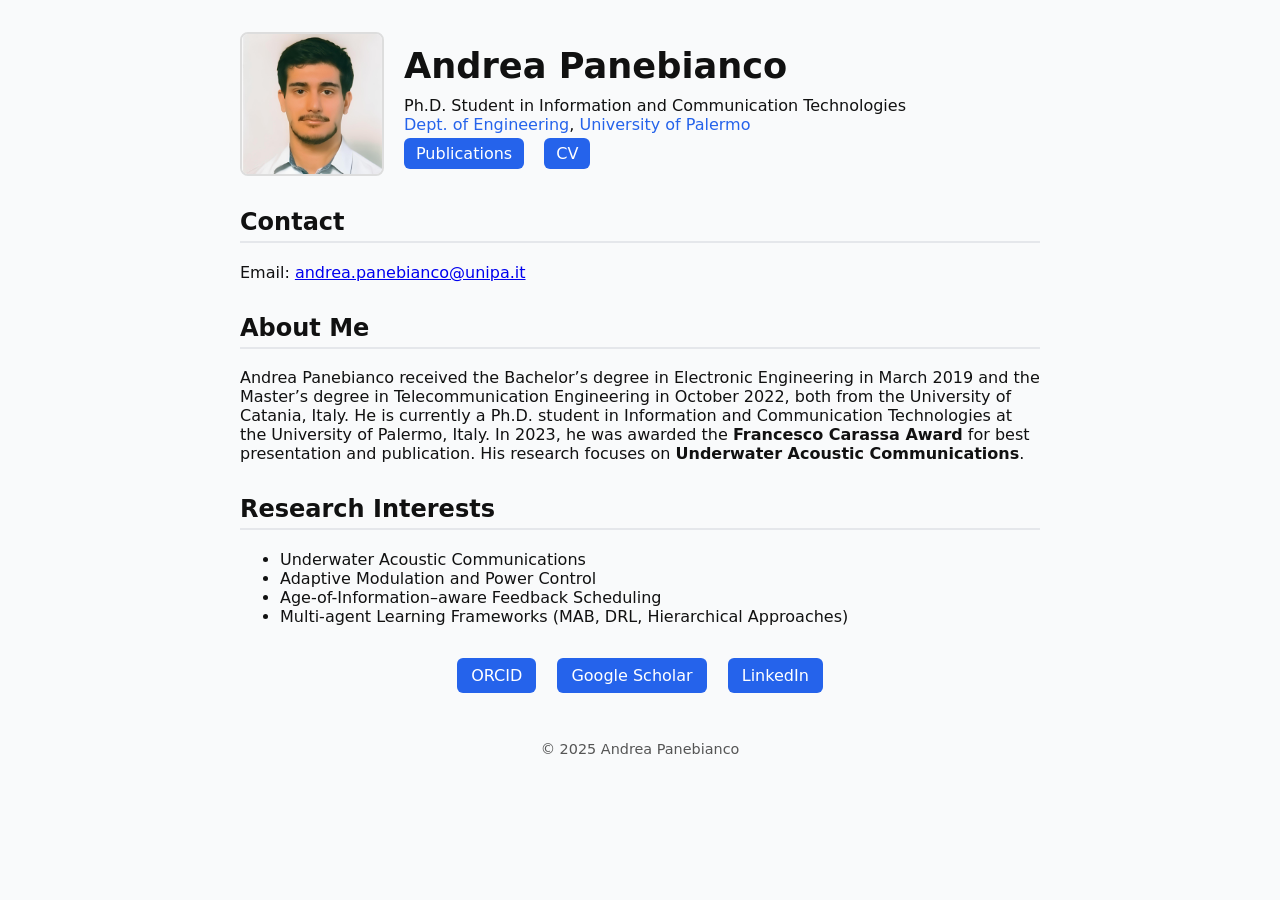
<file: home.html>
<!doctype html>
<html lang="en">
<head>
  <meta charset="utf-8">
  <meta name="viewport" content="width=device-width, initial-scale=1">
  <title>Andrea Panebianco — Homepage</title>
  <style>  
    body { font-family: system-ui, sans-serif; max-width: 800px; margin: 0 auto; padding: 2rem; background:#f9fafb; color:#111; }
    header { display: flex; align-items: center; gap: 20px; margin-bottom: 2rem; }
    header img { width: 140px; height: 140px; object-fit: cover; border-radius: 8px; border: 2px solid #ddd; }
    h1 { font-size: 2.2rem; margin: 0 0 0.3rem 0; }
    h2 { margin-top: 2rem; border-bottom: 2px solid #e5e7eb; padding-bottom: 0.3rem; }
    p { margin: 0.6rem 0; }
    nav { margin-top: 0.5rem; }
    nav a { margin-right: 15px; padding: 6px 12px; background: #2563eb; color: #fff; border-radius: 6px; text-decoration: none; font-weight: 500; }
    nav a:hover { background: #1e40af; }
    .links { text-align: center; margin-top: 2rem; }
    .links a { display: inline-block; margin: 0 8px; padding: 8px 14px; background: #2563eb; color: #fff; border-radius: 6px; text-decoration: none; font-weight: 500; }
    .links a:hover { background: #1e40af; }
    footer { text-align:center; font-size:.9rem; margin-top:3rem; color:#555; }
    a.no-underline {
      text-decoration: none;
      color: #2563eb;       /* blu coerente con il resto */
      font-weight: 500;
    }
    a.no-underline:hover {
      text-decoration: underline; /* opzionale: appaiono sottolineati solo al passaggio del mouse */
    }
  </style>
</head>
<body>
  <!-- Header con foto, nome e navigazione -->
  <header>
    <img src="me.jpg" alt="Andrea Panebianco">
    <div>
      <h1>Andrea Panebianco</h1>
      <p>Ph.D. Student in Information and Communication Technologies<br>
        <a href="https://www.unipa.it/dipartimenti/ingegneria/en/index.html" target="_blank" class="no-underline">Dept. of Engineering</a>, 
        <a href="https://www.unipa.it/mobilita/en/" target="_blank" class="no-underline">University of Palermo</a>
      </p>
      <nav>
        <a href="publications.html">Publications</a>
        <a href="cv.html">CV</a>
      </nav>
    </div>
  </header>

  <!-- Contact -->
  <section id="contact">
    <h2>Contact</h2>
    <p>Email: <a href="mailto:andrea.panebianco@unipa.it">andrea.panebianco@unipa.it</a></p>
  </section>

  <!-- About Me -->
  <section id="about">
    <h2>About Me</h2>
    <p>
      Andrea Panebianco received the Bachelor’s degree in Electronic Engineering in March 2019 
      and the Master’s degree in Telecommunication Engineering in October 2022, both from the University of Catania, Italy. 
      He is currently a Ph.D. student in Information and Communication Technologies at the University of Palermo, Italy. 
      In 2023, he was awarded the <strong>Francesco Carassa Award</strong> for best presentation and publication. 
      His research focuses on <strong>Underwater Acoustic Communications</strong>.
    </p>
  </section>

  <!-- Research Interests -->
  <section id="research">
    <h2>Research Interests</h2>
    <ul>
      <li>Underwater Acoustic Communications</li>
      <li>Adaptive Modulation and Power Control</li>
      <li>Age-of-Information–aware Feedback Scheduling</li>
      <li>Multi-agent Learning Frameworks (MAB, DRL, Hierarchical Approaches)</li>
    </ul>
  </section>

  <!-- Links esterni -->
  <div class="links">
    <a href="https://orcid.org/0009-0002-4218-2167" target="_blank">ORCID</a>
    <a href="https://scholar.google.com/citations?user=Wkx_56QAAAAJ&hl=en" target="_blank">Google Scholar</a>
    <a href="https://www.linkedin.com/in/andrea-panebianco-70b11b176" target="_blank">LinkedIn</a>
  </div>

  <!-- Footer -->
  <footer>
    © 2025 Andrea Panebianco
  </footer>
</body>
</html>
</file>
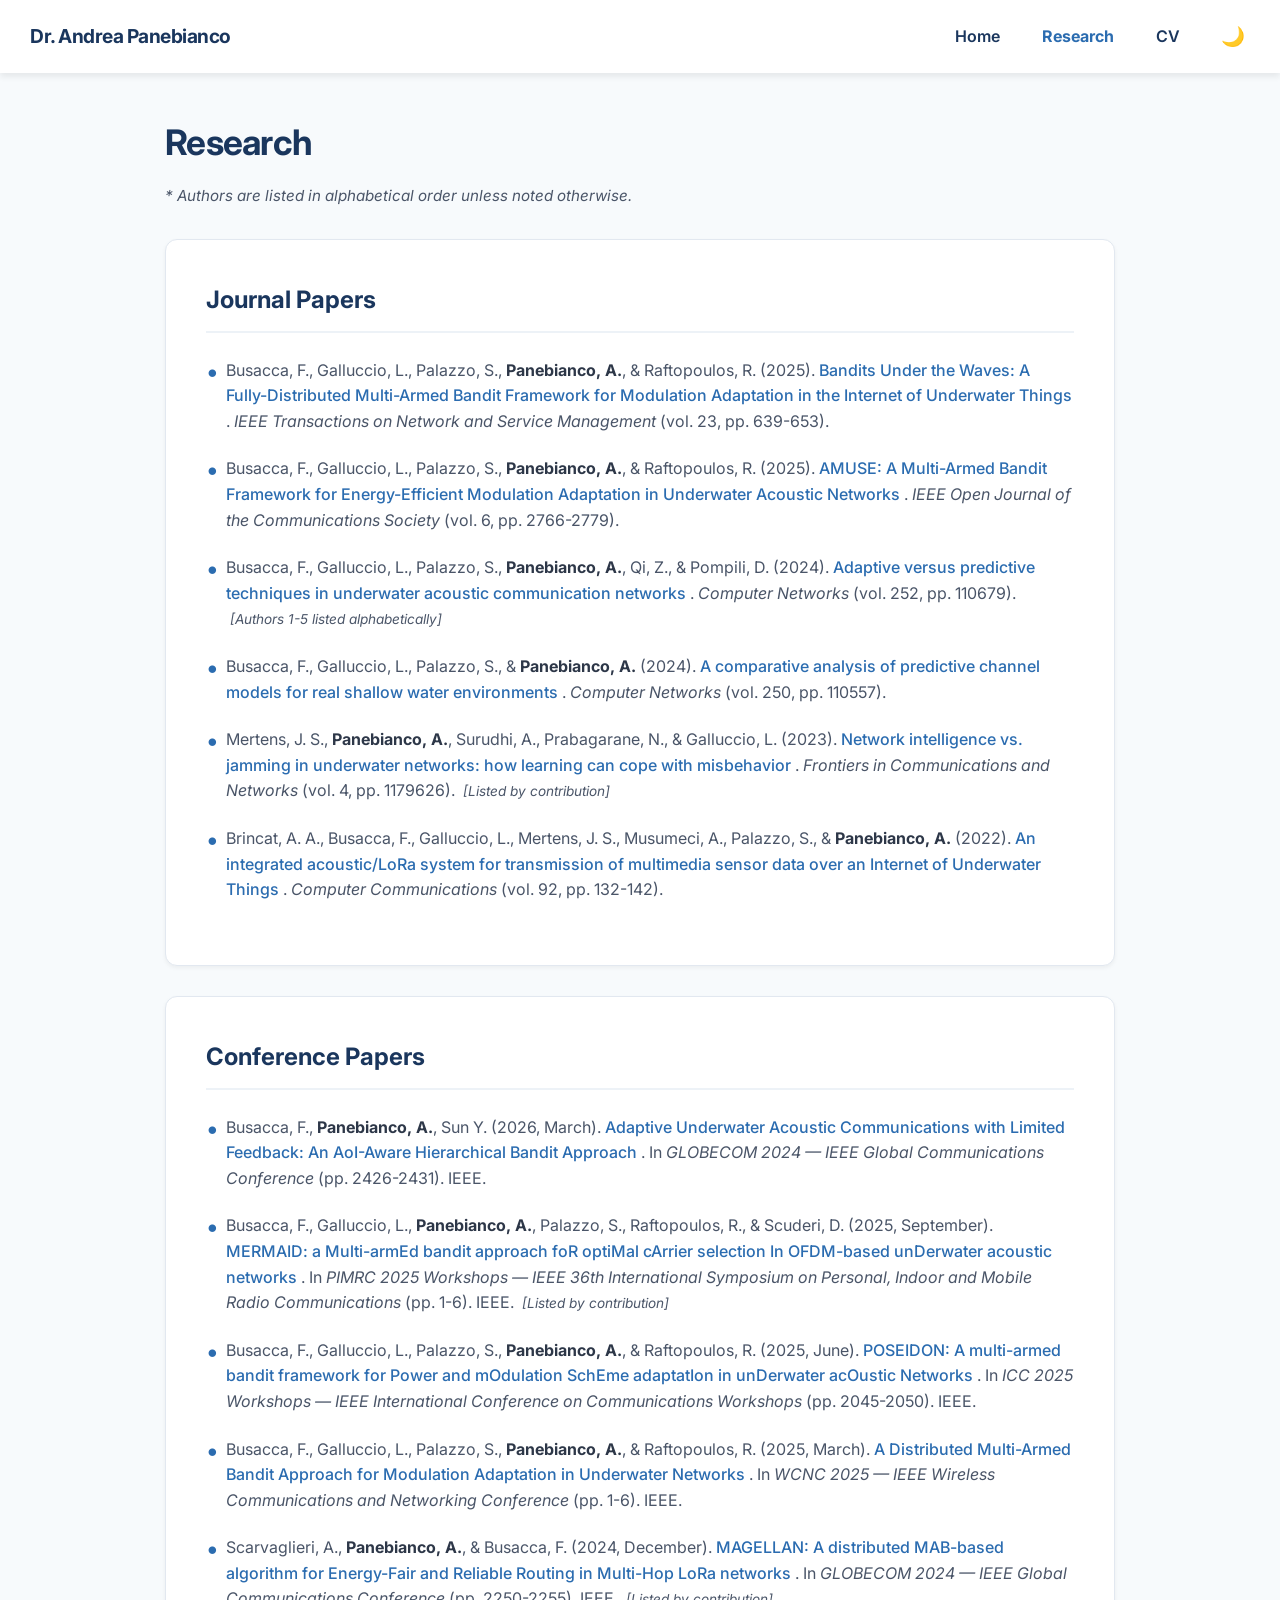
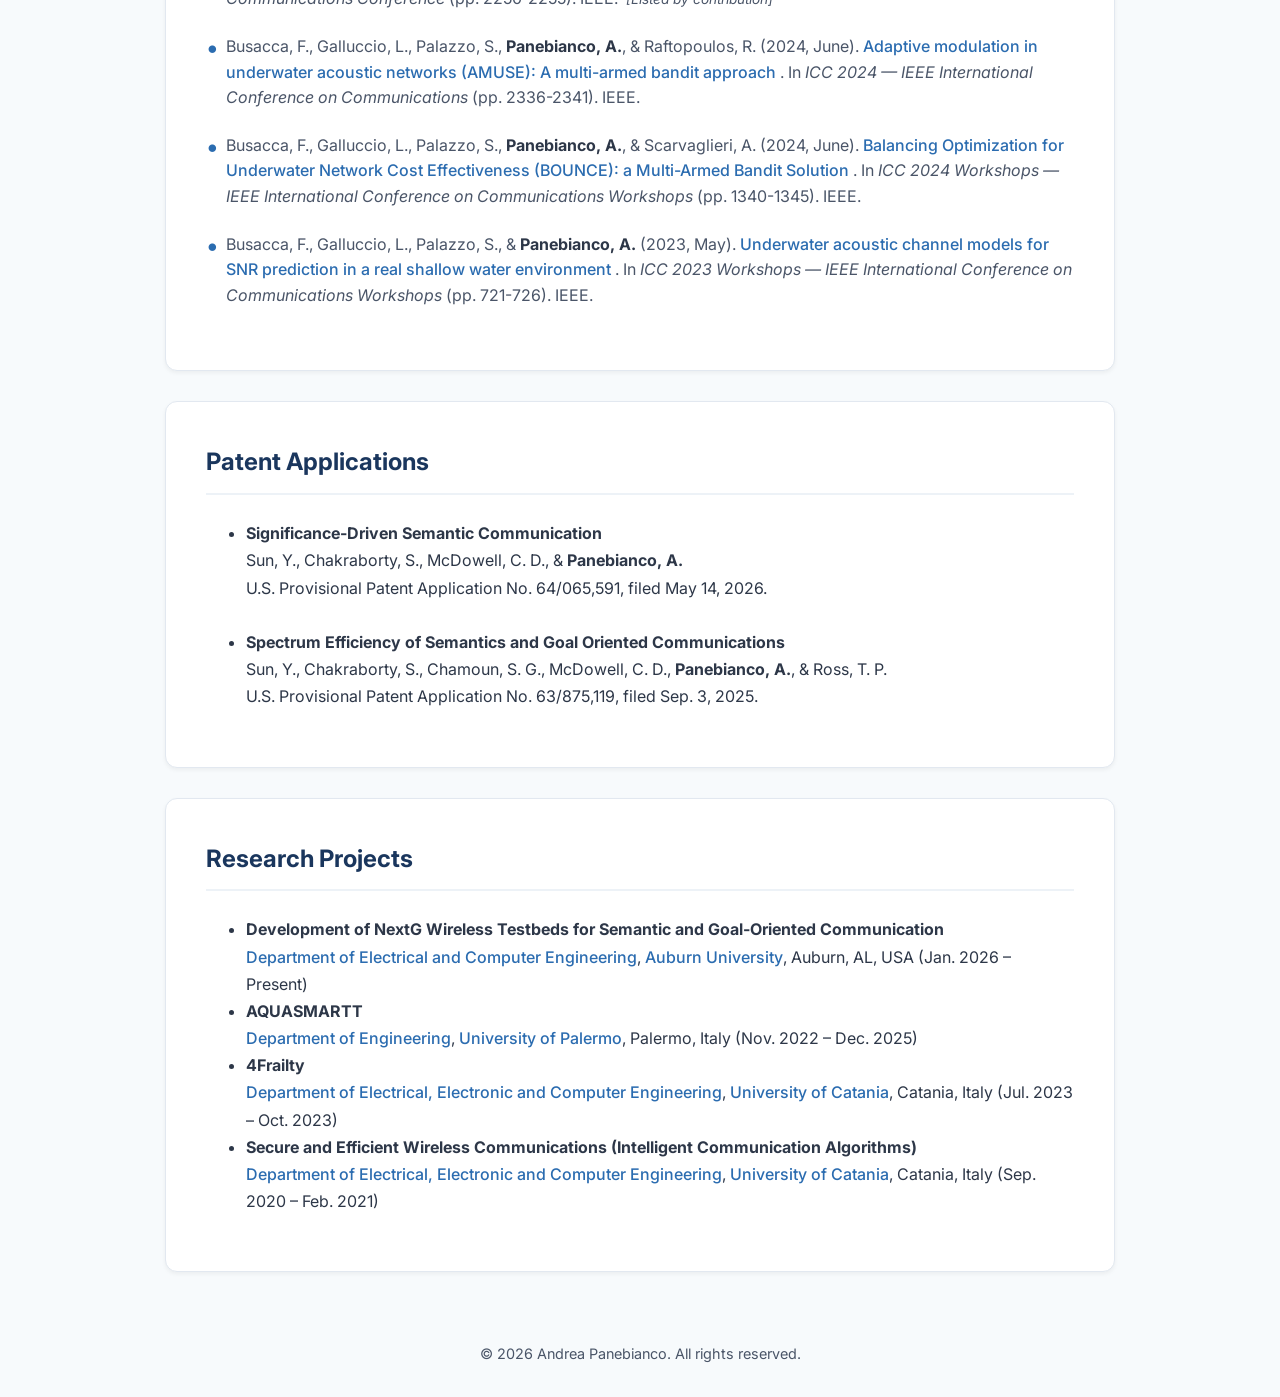
<file: publications.html>
<!DOCTYPE html>
<html lang="en">
<head>
    <meta charset="UTF-8">
    <meta name="viewport" content="width=device-width, initial-scale=1.0">
    <title>Research — Andrea Panebianco</title>
    
    <script>
        const savedTheme = localStorage.getItem('theme');
        if (savedTheme === 'dark' || (!savedTheme && window.matchMedia('(prefers-color-scheme: dark)').matches)) {
            document.documentElement.setAttribute('data-theme', 'dark');
        }
    </script>

    <link rel="preconnect" href="https://fonts.googleapis.com">
    <link rel="preconnect" href="https://fonts.gstatic.com" crossorigin>
    <link href="https://fonts.googleapis.com/css2?family=Inter:wght@300;400;500;600;700&display=swap" rel="stylesheet">

    <style>
        :root {
            --primary-color: #1a365d; 
            --accent-color: #2b6cb0;
            --text-color: #2d3748;
            --text-muted: #4a5568;
            --bg-color: #f7fafc;
            --card-bg: #ffffff;
            --nav-bg: #ffffff;
            --border-color: #e2e8f0;
            --border-color-light: #edf2f7;
            --hover-bg: #edf2f7;
            --border-radius: 12px;
            --shadow-sm: 0 2px 4px rgba(0,0,0,0.05);
            --shadow-md: 0 4px 6px rgba(0,0,0,0.07);
        }

        [data-theme="dark"] {
            --primary-color: #90cdf4;
            --accent-color: #63b3ed;
            --text-color: #f7fafc;
            --text-muted: #a0aec0;
            --bg-color: #0f172a;
            --card-bg: #1e293b;
            --nav-bg: #1e293b;
            --border-color: #334155;
            --border-color-light: #334155;
            --hover-bg: #334155;
            --shadow-sm: 0 2px 4px rgba(0,0,0,0.4);
            --shadow-md: 0 4px 6px rgba(0,0,0,0.5);
        }

        html {
            scroll-behavior: smooth;
            scroll-padding-top: 80px; 
        }

        body {
            font-family: 'Inter', sans-serif;
            margin: 0;
            padding: 0;
            background-color: var(--bg-color);
            color: var(--text-color);
            line-height: 1.7;
            overflow-x: hidden;
            transition: background-color 0.3s ease, color 0.3s ease;
        }

        /* Navbar */
        .navbar {
            display: flex;
            align-items: center;
            background-color: var(--nav-bg);
            padding: 15px 30px;
            box-shadow: var(--shadow-md);
            position: sticky;
            top: 0;
            z-index: 1000;
            transition: background-color 0.3s ease;
        }

        .navbar-logo {
            font-size: 1.2rem;
            font-weight: 700;
            color: var(--primary-color);
            text-decoration: none;
            letter-spacing: -0.5px;
        }

        .navbar a:not(.navbar-logo) {
            color: var(--text-muted);
            text-decoration: none;
            padding: 8px 16px;
            font-weight: 500;
            border-radius: 6px;
            transition: all 0.2s ease;
        }

        .navbar a:not(.navbar-logo):hover {
            background-color: var(--hover-bg);
            color: var(--accent-color);
        }

        .nav-right {
            margin-left: auto;
            display: flex;
            align-items: center;
            gap: 10px;
            flex-wrap: wrap;
        }

        .theme-toggle {
            background: none;
            border: none;
            color: var(--text-color);
            font-size: 1.2rem;
            cursor: pointer;
            padding: 5px;
            margin-left: 10px;
            transition: transform 0.2s ease;
        }
        
        .theme-toggle:hover {
            transform: scale(1.1);
        }

        /* Layout & Cards */
        .container {
            max-width: 950px;
            margin: 40px auto;
            padding: 0 20px;
        }
        
        .page-header {
            margin-bottom: 30px;
        }

        .page-header h1 {
            font-size: 2.2rem;
            color: var(--primary-color);
            margin: 0;
            font-weight: 700;
            letter-spacing: -0.02em;
        }

        .card {
            background-color: var(--card-bg);
            border-radius: var(--border-radius);
            box-shadow: var(--shadow-sm);
            padding: 40px;
            margin-bottom: 30px;
            border: 1px solid var(--border-color);
            transition: background-color 0.3s ease, border-color 0.3s ease;
        }

        h2.section-title {
            color: var(--primary-color);
            font-size: 1.5rem;
            margin-top: 0;
            margin-bottom: 25px;
            padding-bottom: 10px;
            border-bottom: 2px solid var(--border-color-light);
        }

        p {
            text-align: justify;
            margin-bottom: 1.2em;
            color: var(--text-muted);
        }

        .pub-note {
            font-size: 0.95rem;
            color: var(--text-muted);
            margin-top: -20px;
            margin-bottom: 30px;
            font-style: italic;
        }

        /* Stile Liste Pubblicazioni */
        ul.pub-list {
            list-style: none;
            padding-left: 0;
            margin: 0;
        }

        ul.pub-list li {
            position: relative;
            padding-left: 20px;
            margin-bottom: 22px;
            color: var(--text-muted);
            line-height: 1.6;
            overflow-wrap: break-word;
        }

        /* Bullet point personalizzato */
        ul.pub-list li::before {
            content: "•";
            color: var(--accent-color);
            font-size: 1.5rem;
            position: absolute;
            left: 0;
            top: -5px;
        }

        ul.pub-list li strong {
            color: var(--text-color);
        }

        .inline-note {
            font-size: 0.85rem;
            color: var(--text-muted);
            font-style: italic;
            margin-left: 4px;
        }

        a.text-link {
            color: var(--accent-color);
            text-decoration: none;
            font-weight: 500;
        }

        a.text-link:hover {
            text-decoration: underline;
        }

        /* Footer */
        footer {
            text-align: center;
            padding: 30px 20px;
            color: var(--text-muted);
            font-size: 0.9rem;
            margin-top: 20px;
        }

        /* Responsive */
        @media (max-width: 768px) {
            .navbar {
                flex-direction: column;
                padding: 15px;
            }
            .navbar-logo {
                margin-bottom: 15px;
            }
            .nav-right {
                margin-left: 0;
                width: 100%;
                justify-content: center;
            }
            .card {
                padding: 25px;
            }
            ul.pub-list li {
                text-align: left;
            }
        }
    </style>
</head>
<body>

    <nav class="navbar">
        <a href="index.html" class="navbar-logo">Dr. Andrea Panebianco</a>

        <div class="nav-right">
            <a href="index.html" style="color: var(--primary-color); font-weight: 600;">Home</a>
            <a href="publications.html" style="color: var(--accent-color); font-weight: 700;">Research</a>
            <a href="cv.html" style="color: var(--primary-color); font-weight: 600;">CV</a>
            <button id="theme-toggle" class="theme-toggle" aria-label="Toggle Dark Mode">🌙</button>
        </div>
    </nav>

    <div class="container">
        
        <div class="page-header">
            <h1>Research</h1>
        </div>
        <p class="pub-note">* Authors are listed in alphabetical order unless noted otherwise.</p>

        <section id="journal" class="card">
            <h2 class="section-title">Journal Papers</h2>
            <ul class="pub-list">
                <li>Busacca, F., Galluccio, L., Palazzo, S., <strong>Panebianco, A.</strong>, & Raftopoulos, R. (2025). 
                    <a href="https://doi.org/10.1109/TNSM.2025.3629240" target="_blank" class="text-link">
                    Bandits Under the Waves: A Fully-Distributed Multi-Armed Bandit Framework for Modulation Adaptation in the Internet of Underwater Things
                    </a>. 
                    <em>IEEE Transactions on Network and Service Management</em> (vol. 23, pp. 639-653).
                </li>
                <li>Busacca, F., Galluccio, L., Palazzo, S., <strong>Panebianco, A.</strong>, & Raftopoulos, R. (2025). 
                    <a href="https://doi.org/10.1109/OJCOMS.2025.3542184" target="_blank" class="text-link">
                    AMUSE: A Multi-Armed Bandit Framework for Energy-Efficient Modulation Adaptation in Underwater Acoustic Networks
                    </a>. 
                    <em>IEEE Open Journal of the Communications Society</em> (vol. 6, pp. 2766-2779).
                </li>
                <li>Busacca, F., Galluccio, L., Palazzo, S., <strong>Panebianco, A.</strong>, Qi, Z., & Pompili, D. (2024). 
                    <a href="https://doi.org/10.1016/j.comnet.2024.110679" target="_blank" class="text-link">
                    Adaptive versus predictive techniques in underwater acoustic communication networks
                    </a>. 
                    <em>Computer Networks</em> (vol. 252, pp. 110679).
                    <span class="inline-note">[Authors 1-5 listed alphabetically]</span>
                </li>
                <li>Busacca, F., Galluccio, L., Palazzo, S., & <strong>Panebianco, A.</strong> (2024). 
                    <a href="https://doi.org/10.1016/j.comnet.2024.110557" target="_blank" class="text-link">
                    A comparative analysis of predictive channel models for real shallow water environments
                    </a>. 
                    <em>Computer Networks</em> (vol. 250, pp. 110557).
                </li>
                <li>Mertens, J. S., <strong>Panebianco, A.</strong>, Surudhi, A., Prabagarane, N., & Galluccio, L. (2023). 
                    <a href="https://doi.org/10.3389/frcmn.2023.1179626" target="_blank" class="text-link">
                    Network intelligence vs. jamming in underwater networks: how learning can cope with misbehavior
                    </a>. 
                    <em>Frontiers in Communications and Networks</em> (vol. 4, pp. 1179626).
                    <span class="inline-note">[Listed by contribution]</span>
                </li>
                <li>Brincat, A. A., Busacca, F., Galluccio, L., Mertens, J. S., Musumeci, A., Palazzo, S., & <strong>Panebianco, A.</strong> (2022). 
                    <a href="https://doi.org/10.1016/j.comcom.2022.05.032" target="_blank" class="text-link">
                    An integrated acoustic/LoRa system for transmission of multimedia sensor data over an Internet of Underwater Things
                    </a>. 
                    <em>Computer Communications</em> (vol. 92, pp. 132-142).
                </li>
            </ul>
        </section>

        <section id="conference" class="card">
            <h2 class="section-title">Conference Papers</h2>
            <ul class="pub-list">
                <li>Busacca, F., <strong>Panebianco, A.</strong>, Sun Y. (2026, March). 
                    <a href="https://doi.org/10.1109/GLOBECOM59602.2025.11432193" target="_blank" class="text-link">
                    Adaptive Underwater Acoustic Communications with Limited Feedback: An AoI-Aware Hierarchical Bandit Approach
                    </a>. 
                    In <em>GLOBECOM 2024 — IEEE Global Communications Conference</em> (pp. 2426-2431). IEEE.
                </li>
                <li>Busacca, F., Galluccio, L., <strong>Panebianco, A.</strong>, Palazzo, S., Raftopoulos, R., & Scuderi, D. (2025, September). 
                    <a href="https://doi.org/10.1109/PIMRC62392.2025.11275246" target="_blank" class="text-link">
                    MERMAID: a Multi-armEd bandit approach foR optiMal cArrier selection In OFDM-based unDerwater acoustic networks
                    </a>. 
                    In <em>PIMRC 2025 Workshops — IEEE 36th International Symposium on Personal, Indoor and Mobile Radio Communications</em> (pp. 1-6). IEEE.
                    <span class="inline-note">[Listed by contribution]</span>
                </li>
                <li>Busacca, F., Galluccio, L., Palazzo, S., <strong>Panebianco, A.</strong>, & Raftopoulos, R. (2025, June). 
                    <a href="https://doi.org/10.1109/ICCWorkshops67674.2025.11162283" target="_blank" class="text-link">
                    POSEIDON: A multi-armed bandit framework for Power and mOdulation SchEme adaptatIon in unDerwater acOustic Networks
                    </a>. 
                    In <em>ICC 2025 Workshops — IEEE International Conference on Communications Workshops</em> (pp. 2045-2050). IEEE.
                </li>
                <li>Busacca, F., Galluccio, L., Palazzo, S., <strong>Panebianco, A.</strong>, & Raftopoulos, R. (2025, March). 
                    <a href="https://doi.org/10.1109/WCNC61545.2025.10978174" target="_blank" class="text-link">
                    A Distributed Multi-Armed Bandit Approach for Modulation Adaptation in Underwater Networks
                    </a>. 
                    In <em>WCNC 2025 — IEEE Wireless Communications and Networking Conference</em> (pp. 1-6). IEEE.
                </li>
                <li>Scarvaglieri, A., <strong>Panebianco, A.</strong>, & Busacca, F. (2024, December). 
                    <a href="https://doi.org/10.1109/GLOBECOM52923.2024.10901589" target="_blank" class="text-link">
                    MAGELLAN: A distributed MAB-based algorithm for Energy-Fair and Reliable Routing in Multi-Hop LoRa networks
                    </a>. 
                    In <em>GLOBECOM 2024 — IEEE Global Communications Conference</em> (pp. 2250-2255). IEEE.
                    <span class="inline-note">[Listed by contribution]</span>
                </li>
                <li>Busacca, F., Galluccio, L., Palazzo, S., <strong>Panebianco, A.</strong>, & Raftopoulos, R. (2024, June). 
                    <a href="https://doi.org/10.1109/ICC51166.2024.10623120" target="_blank" class="text-link">
                    Adaptive modulation in underwater acoustic networks (AMUSE): A multi-armed bandit approach
                    </a>. 
                    In <em>ICC 2024 — IEEE International Conference on Communications</em> (pp. 2336-2341). IEEE.
                </li>
                <li>Busacca, F., Galluccio, L., Palazzo, S., <strong>Panebianco, A.</strong>, & Scarvaglieri, A. (2024, June). 
                    <a href="https://doi.org/10.1109/ICCWorkshops59551.2024.10615825" target="_blank" class="text-link">
                    Balancing Optimization for Underwater Network Cost Effectiveness (BOUNCE): a Multi-Armed Bandit Solution
                    </a>. 
                    In <em>ICC 2024 Workshops — IEEE International Conference on Communications Workshops</em> (pp. 1340-1345). IEEE.
                </li>
                <li>Busacca, F., Galluccio, L., Palazzo, S., & <strong>Panebianco, A.</strong> (2023, May). 
                    <a href="https://doi.org/10.1109/ICCWorkshops57953.2023.10283721" target="_blank" class="text-link">
                    Underwater acoustic channel models for SNR prediction in a real shallow water environment
                    </a>. 
                    In <em>ICC 2023 Workshops — IEEE International Conference on Communications Workshops</em> (pp. 721-726). IEEE.
                </li>
            </ul>
        </section>

        <!-- 4. Patent Applications -->
        <section id="patents" class="card">
            <h2 class="section-title">Patent Applications</h2>
            <ul class="cv-list">
                <li>
                    <strong>Significance-Driven Semantic Communication</strong><br>
                    Sun, Y., Chakraborty, S., McDowell, C. D., & <strong>Panebianco, A.</strong><br>
                    U.S. Provisional Patent Application No. 64/065,591, filed May 14, 2026.
                </li>
                <br>
                <li>
                    <strong>Spectrum Efficiency of Semantics and Goal Oriented Communications</strong><br>
                    Sun, Y., Chakraborty, S., Chamoun, S. G., McDowell, C. D., <strong>Panebianco, A.</strong>, & Ross, T. P.<br>
                    U.S. Provisional Patent Application No. 63/875,119, filed Sep. 3, 2025.
                </li>
            </ul>
        </section>

        <!-- 5. Research Projects -->
        <section id="projects" class="card">
            <h2 class="section-title">Research Projects</h2>
            <ul class="cv-list">
                <li>
                    <strong>Development of NextG Wireless Testbeds for Semantic and Goal-Oriented Communication</strong><br>
                    <a href="https://eng.auburn.edu/ece/" target="_blank" class="text-link">Department of Electrical and Computer Engineering</a>, <a href="https://www.auburn.edu/" target="_blank" class="text-link">Auburn University</a>, Auburn, AL, USA
                    <span class="date-text">(Jan. 2026 – Present)</span>
                </li>
                <li>
                    <strong>AQUASMARTT</strong><br>
                    <a href="https://www.unipa.it/dipartimenti/ingegneria/en/index.html" target="_blank" class="text-link">Department of Engineering</a>, <a href="https://www.unipa.it/mobilita/en/" target="_blank" class="text-link">University of Palermo</a>, Palermo, Italy 
                    <span class="date-text">(Nov. 2022 – Dec. 2025)</span>
                </li>
                <li>
                    <strong>4Frailty</strong><br>
                    <a href="https://www.dieei.unict.it/en" target="_blank" class="text-link">Department of Electrical, Electronic and Computer Engineering</a>, <a href="https://www.unict.it/en" target="_blank" class="text-link">University of Catania</a>, Catania, Italy 
                    <span class="date-text">(Jul. 2023 – Oct. 2023)</span>
                </li>
                <li>
                    <strong>Secure and Efficient Wireless Communications (Intelligent Communication Algorithms)</strong><br>
                    <a href="https://www.dieei.unict.it/en" target="_blank" class="text-link">Department of Electrical, Electronic and Computer Engineering</a>, <a href="https://www.unict.it/en" target="_blank" class="text-link">University of Catania</a>, Catania, Italy 
                    <span class="date-text">(Sep. 2020 – Feb. 2021)</span>
                </li>
            </ul>
        </section>

    </div>

    <footer>
        &copy; 2026 Andrea Panebianco. All rights reserved.
    </footer>

    <script>
        const toggleButton = document.getElementById('theme-toggle');

        if (document.documentElement.getAttribute('data-theme') === 'dark') {
            toggleButton.textContent = '☀️';
        }

        toggleButton.addEventListener('click', () => {
            let theme = document.documentElement.getAttribute('data-theme');
            if (theme === 'dark') {
                document.documentElement.removeAttribute('data-theme');
                localStorage.setItem('theme', 'light');
                toggleButton.textContent = '🌙';
            } else {
                document.documentElement.setAttribute('data-theme', 'dark');
                localStorage.setItem('theme', 'dark');
                toggleButton.textContent = '☀️';
            }
        });
    </script>
</body>
</html>
</file>
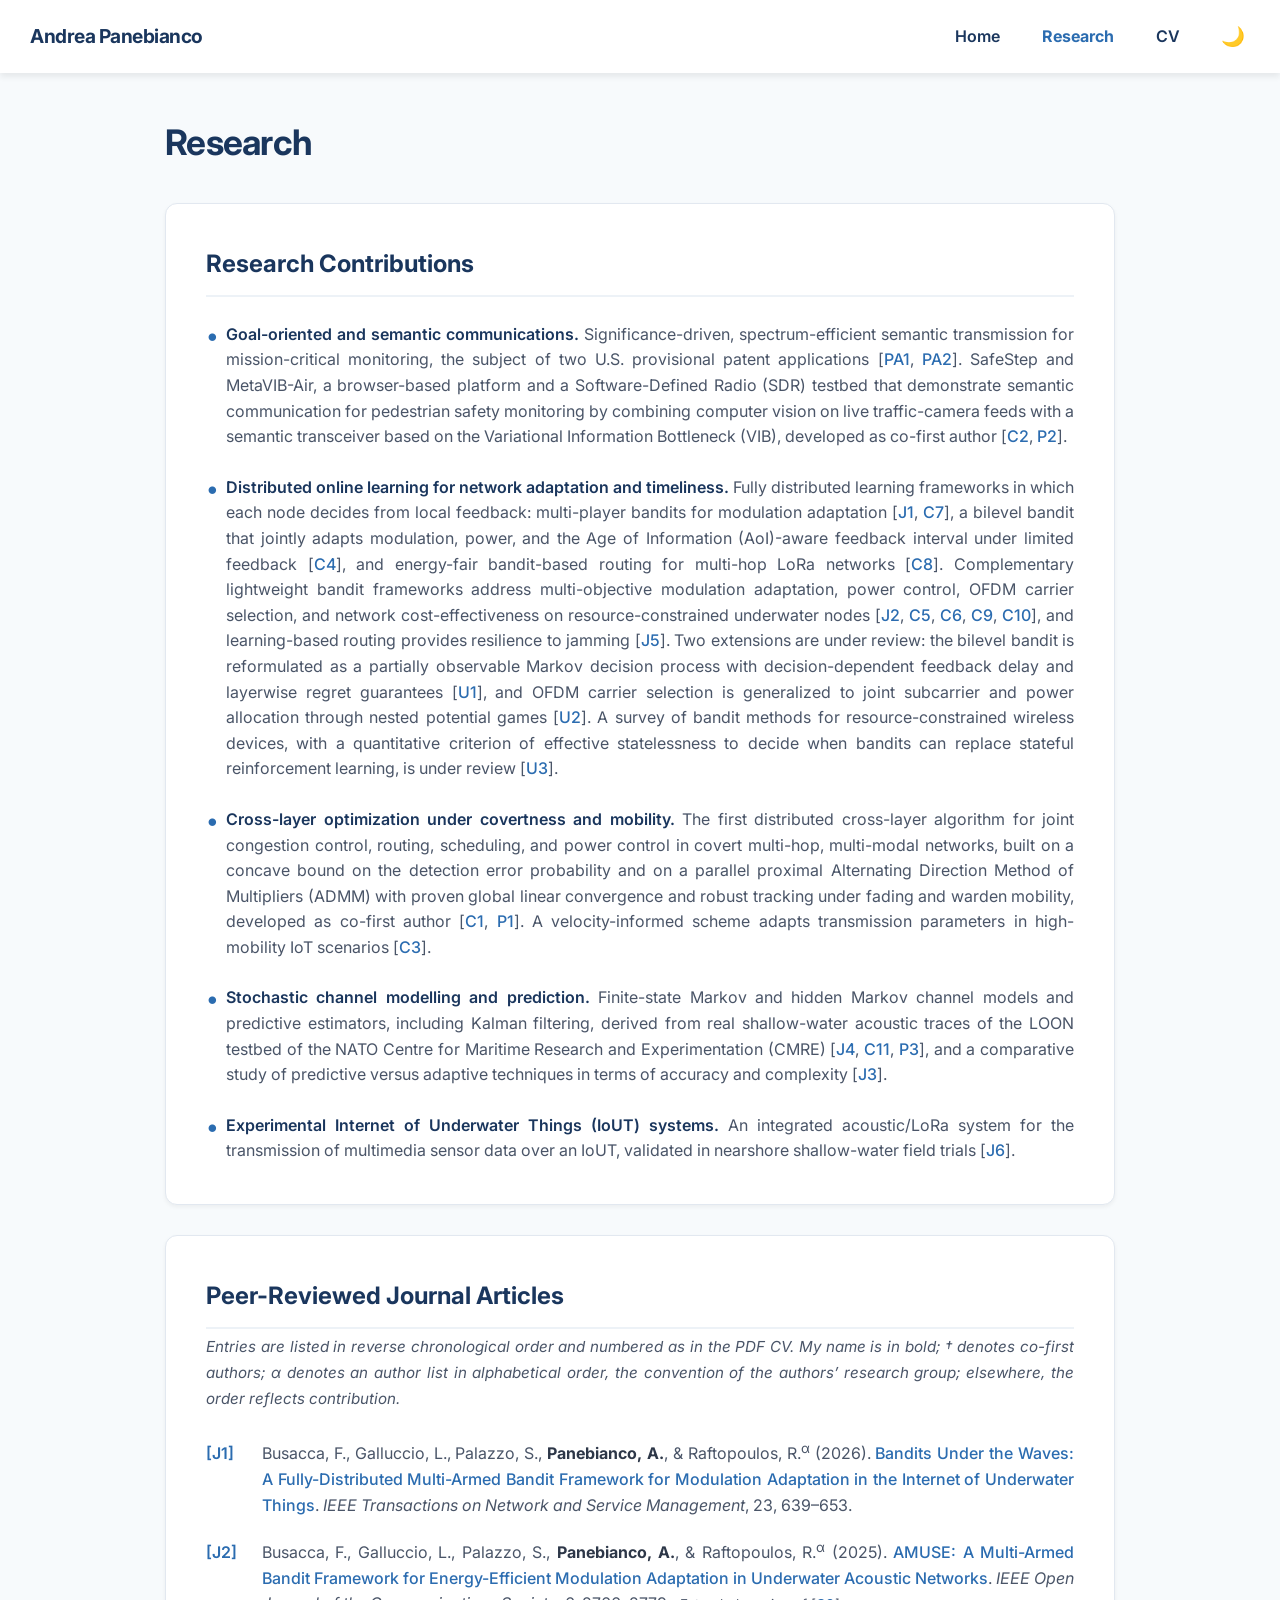
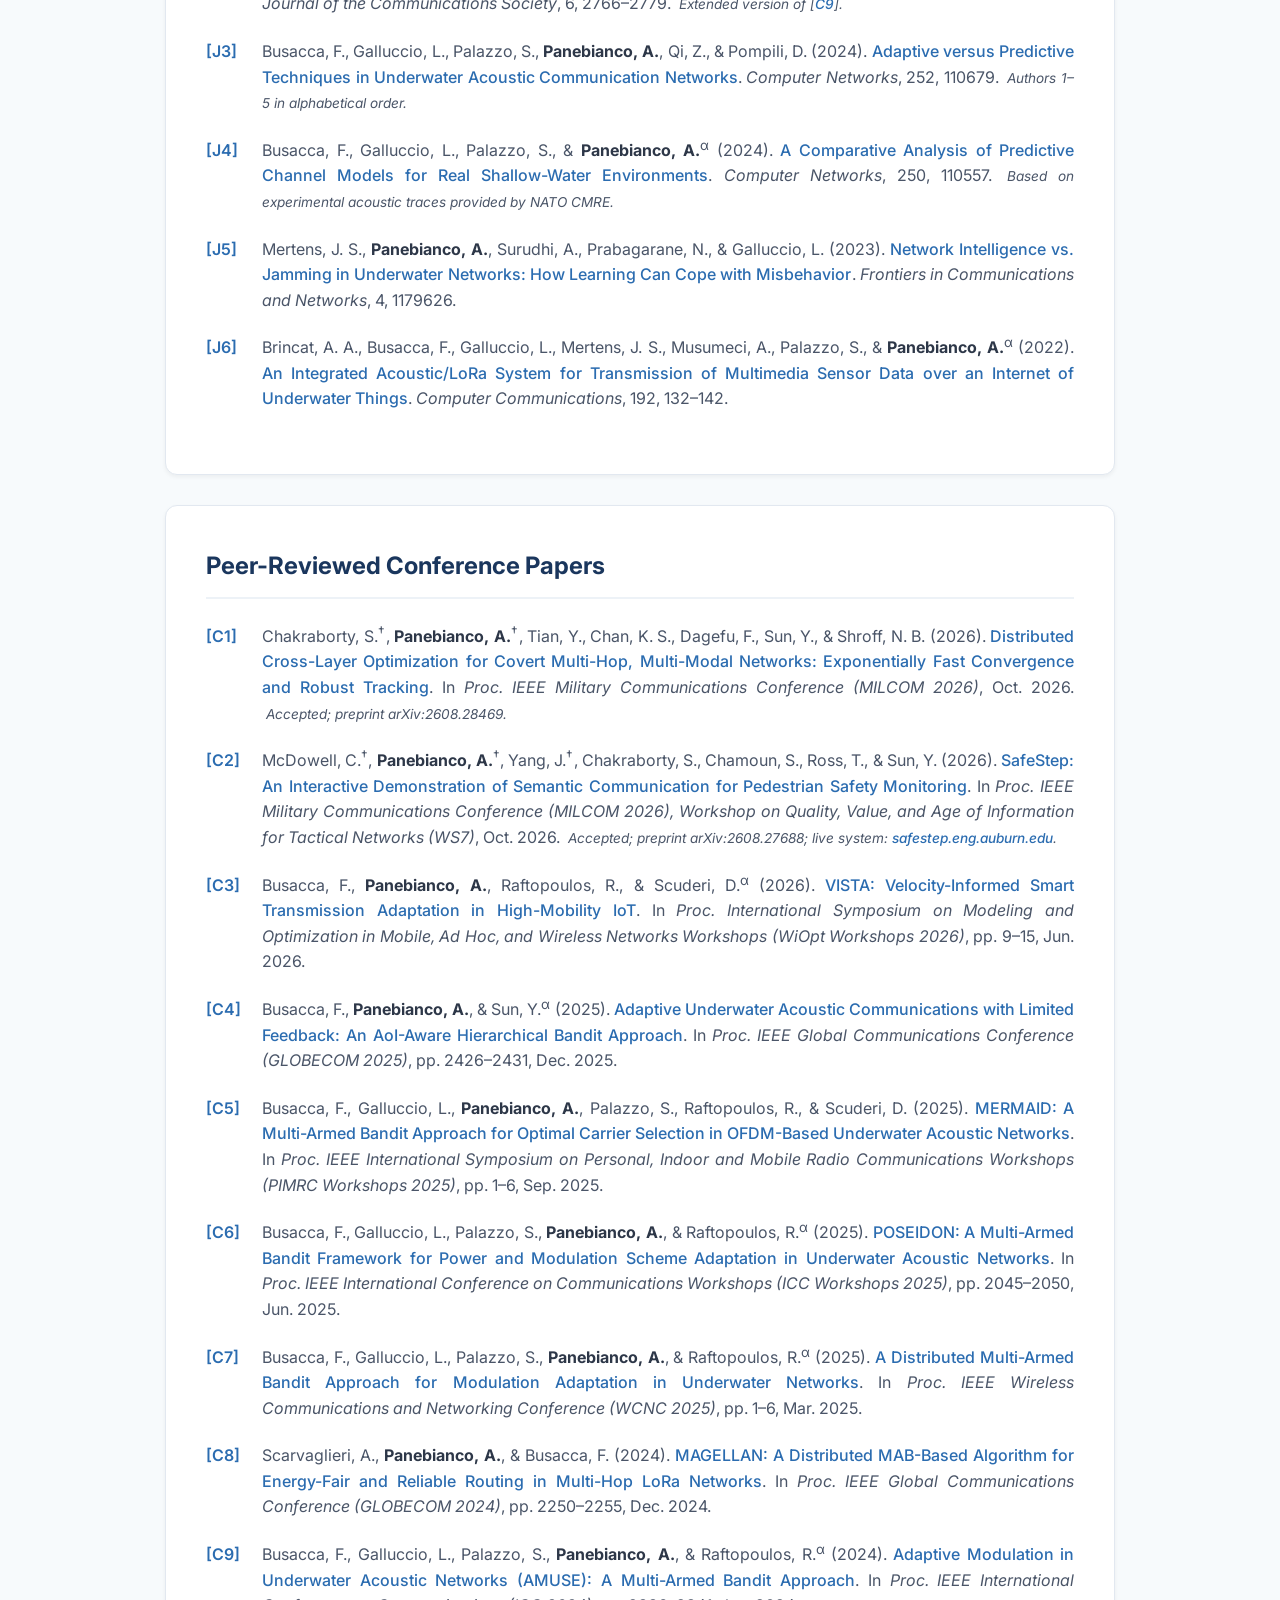
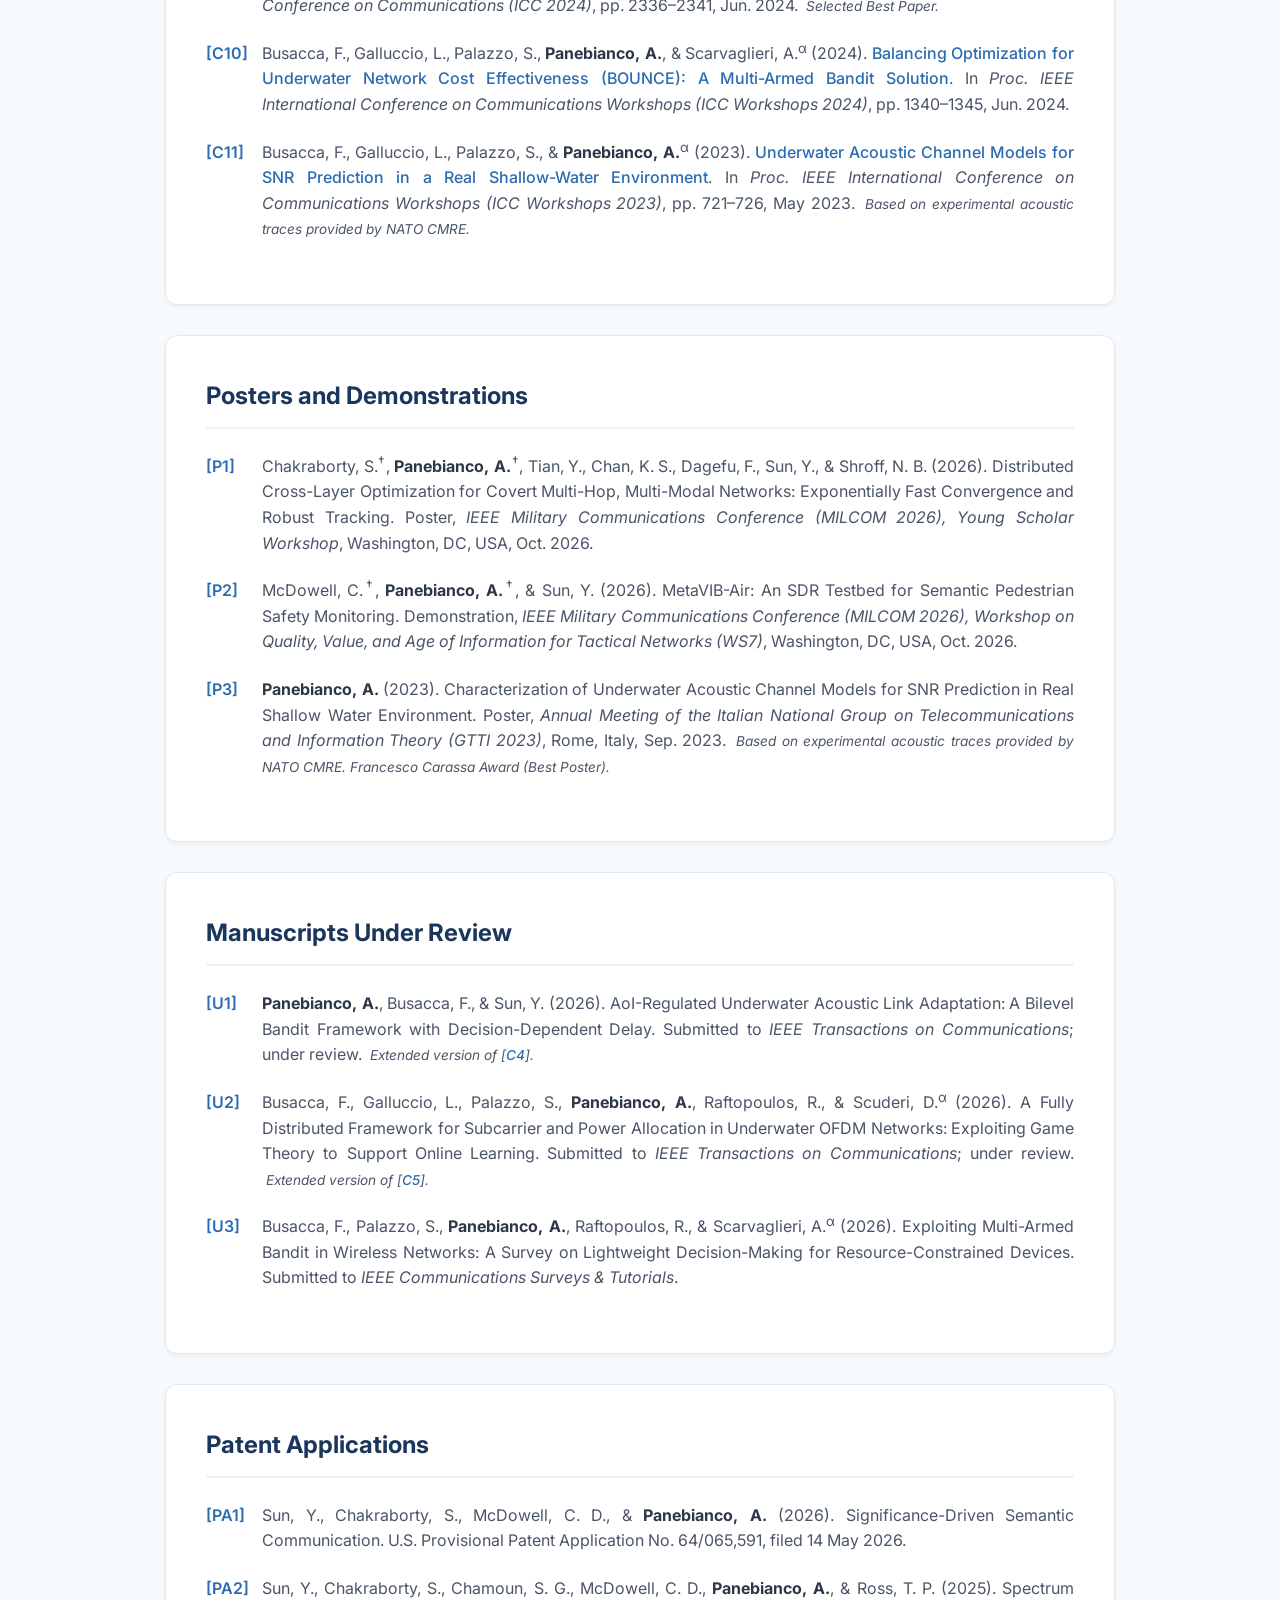
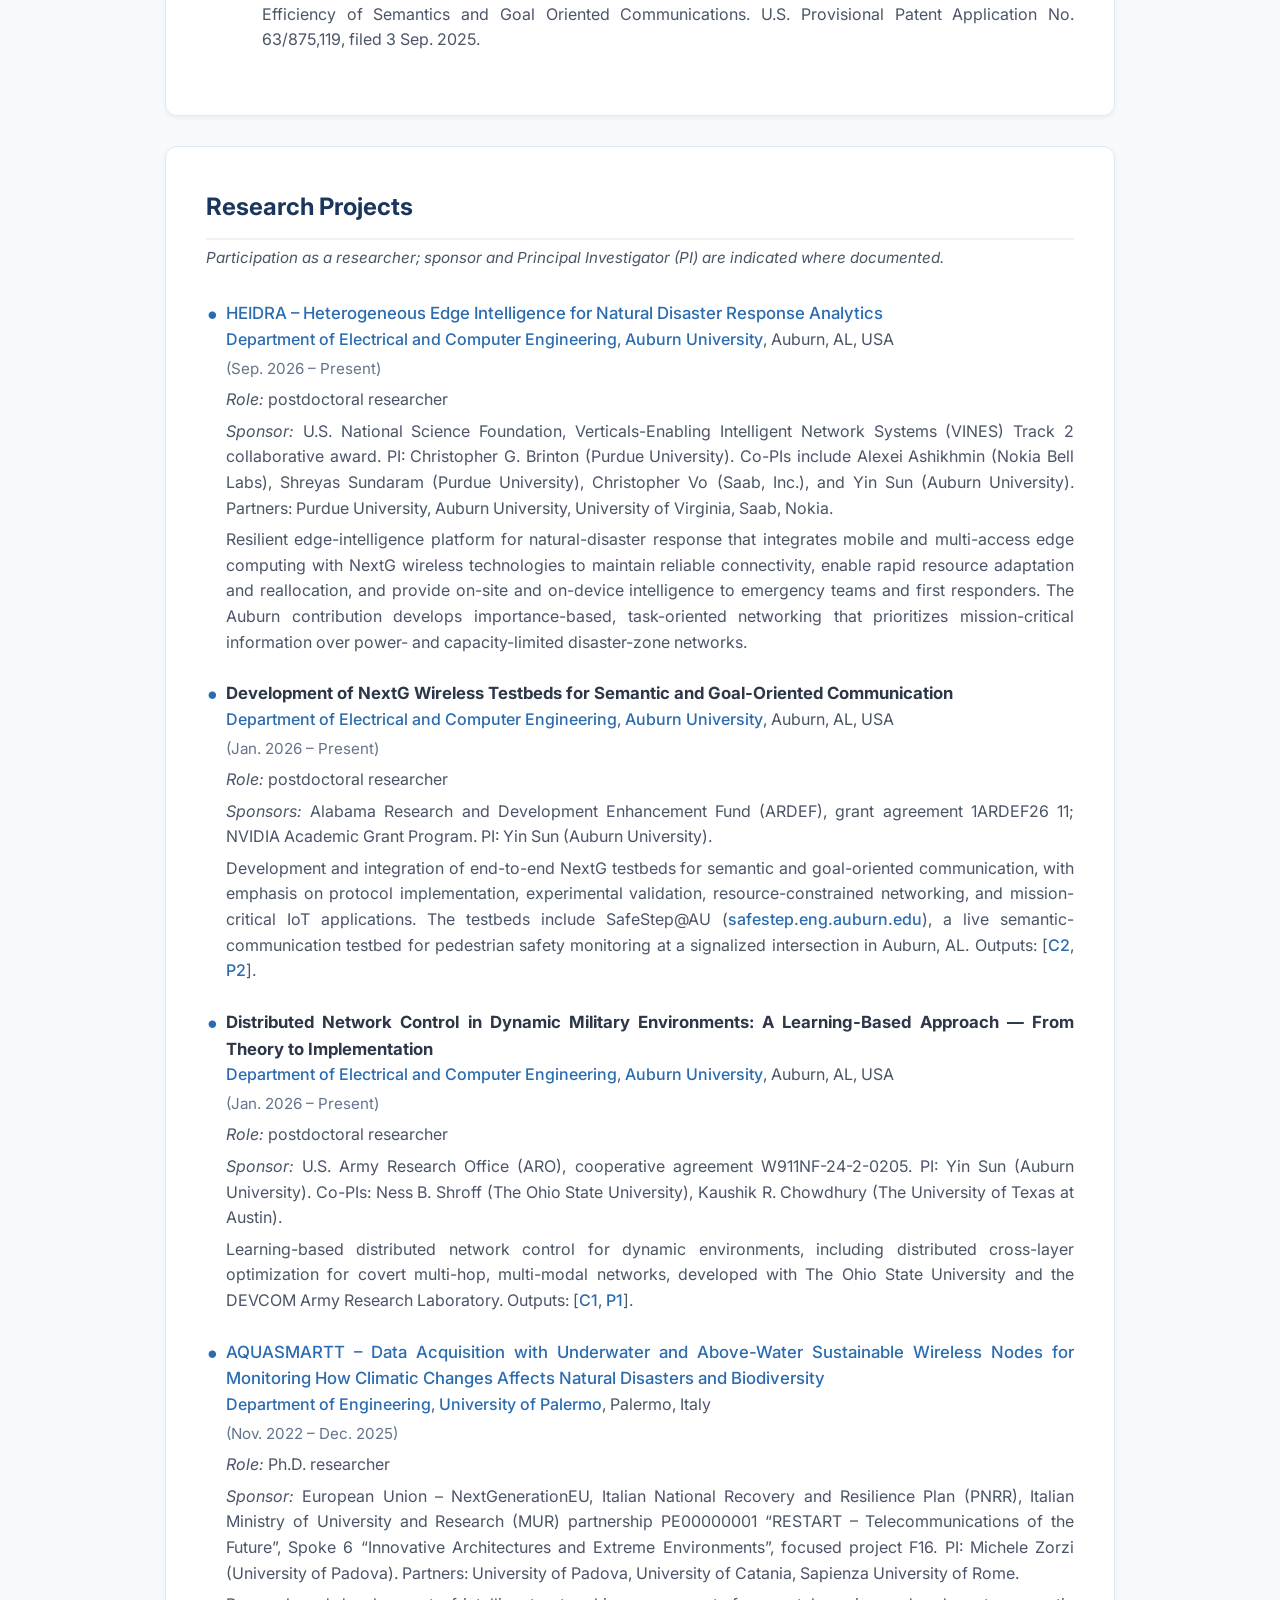
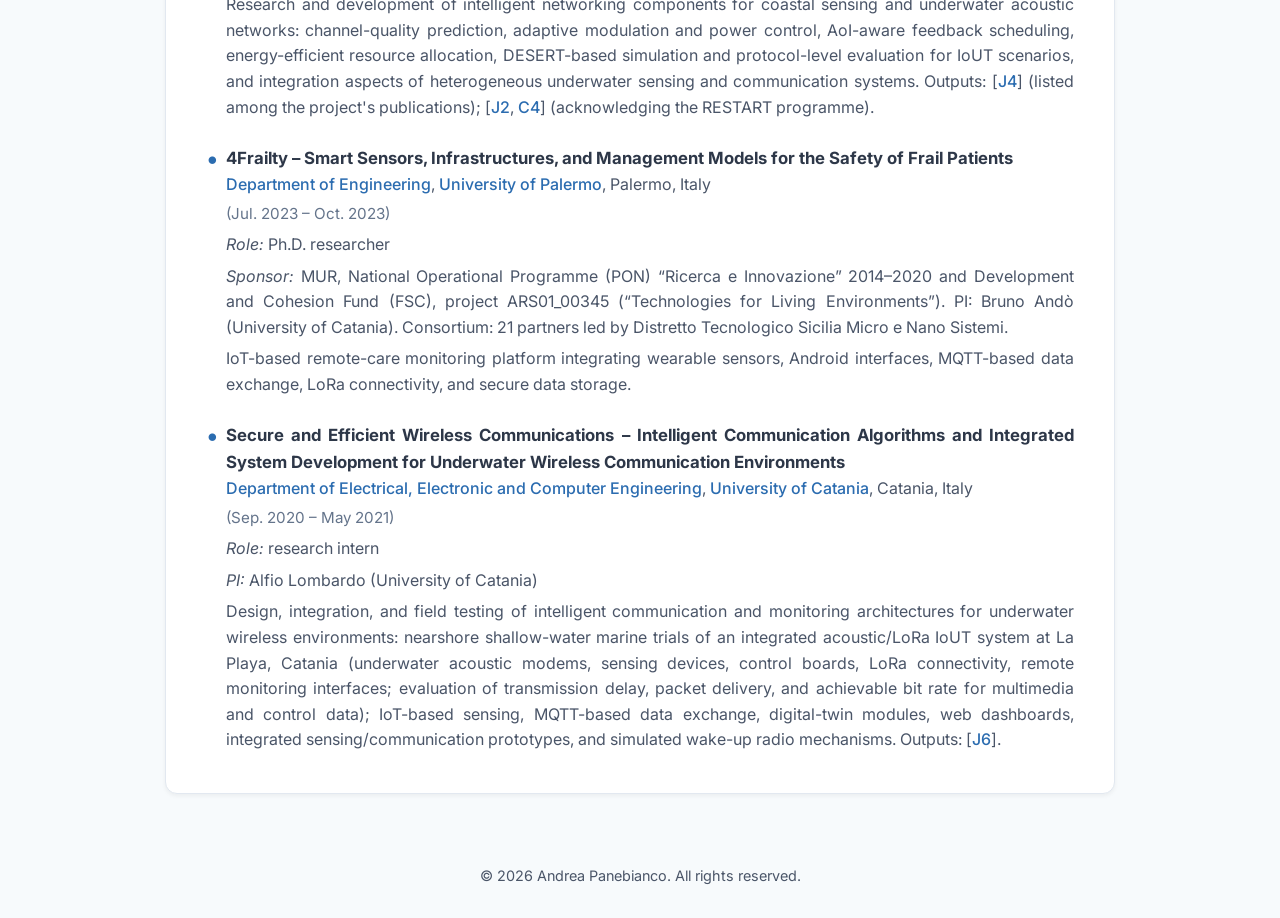
<file: research.html>
<!DOCTYPE html>
<html lang="en">
<head>
    <meta charset="UTF-8">
    <meta name="viewport" content="width=device-width, initial-scale=1.0">
    <title>Research — Andrea Panebianco</title>

    <script src="theme.js?v=4"></script>

    <link rel="preconnect" href="https://fonts.googleapis.com">
    <link rel="preconnect" href="https://fonts.gstatic.com" crossorigin>
    <link href="https://fonts.googleapis.com/css2?family=Inter:wght@300;400;500;600;700&display=swap" rel="stylesheet">
    <link rel="stylesheet" href="style.css?v=4">
</head>
<body>

    <nav class="navbar">
        <a href="index.html" class="navbar-logo">Andrea Panebianco</a>

        <div class="nav-right">
            <a href="index.html">Home</a>
            <a href="research.html" class="active">Research</a>
            <a href="cv.html">CV</a>
            <button id="theme-toggle" class="theme-toggle" aria-label="Toggle Dark Mode">🌙</button>
        </div>
    </nav>

    <div class="container">
        
        <div class="page-header">
            <h1>Research</h1>
        </div>

        <section id="contributions" class="card">
            <h2 class="section-title">Research Contributions</h2>
            <ul class="cv-list">
                <li><span class="contrib-label">Goal-oriented and semantic communications.</span> Significance-driven, spectrum-efficient semantic transmission for mission-critical monitoring, the subject of two U.S. provisional patent applications [<a href="#PA1" class="text-link">PA1</a>, <a href="#PA2" class="text-link">PA2</a>]. SafeStep and MetaVIB-Air, a browser-based platform and a Software-Defined Radio (SDR) testbed that demonstrate semantic communication for pedestrian safety monitoring by combining computer vision on live traffic-camera feeds with a semantic transceiver based on the Variational Information Bottleneck (VIB), developed as co-first author [<a href="#C2" class="text-link">C2</a>, <a href="#P2" class="text-link">P2</a>].</li>
                <li><span class="contrib-label">Distributed online learning for network adaptation and timeliness.</span> Fully distributed learning frameworks in which each node decides from local feedback: multi-player bandits for modulation adaptation [<a href="#J1" class="text-link">J1</a>, <a href="#C7" class="text-link">C7</a>], a bilevel bandit that jointly adapts modulation, power, and the Age of Information (AoI)-aware feedback interval under limited feedback [<a href="#C4" class="text-link">C4</a>], and energy-fair bandit-based routing for multi-hop LoRa networks [<a href="#C8" class="text-link">C8</a>]. Complementary lightweight bandit frameworks address multi-objective modulation adaptation, power control, OFDM carrier selection, and network cost-effectiveness on resource-constrained underwater nodes [<a href="#J2" class="text-link">J2</a>, <a href="#C5" class="text-link">C5</a>, <a href="#C6" class="text-link">C6</a>, <a href="#C9" class="text-link">C9</a>, <a href="#C10" class="text-link">C10</a>], and learning-based routing provides resilience to jamming [<a href="#J5" class="text-link">J5</a>]. Two extensions are under review: the bilevel bandit is reformulated as a partially observable Markov decision process with decision-dependent feedback delay and layerwise regret guarantees [<a href="#U1" class="text-link">U1</a>], and OFDM carrier selection is generalized to joint subcarrier and power allocation through nested potential games [<a href="#U2" class="text-link">U2</a>]. A survey of bandit methods for resource-constrained wireless devices, with a quantitative criterion of effective statelessness to decide when bandits can replace stateful reinforcement learning, is under review [<a href="#U3" class="text-link">U3</a>].</li>
                <li><span class="contrib-label">Cross-layer optimization under covertness and mobility.</span> The first distributed cross-layer algorithm for joint congestion control, routing, scheduling, and power control in covert multi-hop, multi-modal networks, built on a concave bound on the detection error probability and on a parallel proximal Alternating Direction Method of Multipliers (ADMM) with proven global linear convergence and robust tracking under fading and warden mobility, developed as co-first author [<a href="#C1" class="text-link">C1</a>, <a href="#P1" class="text-link">P1</a>]. A velocity-informed scheme adapts transmission parameters in high-mobility IoT scenarios [<a href="#C3" class="text-link">C3</a>].</li>
                <li><span class="contrib-label">Stochastic channel modelling and prediction.</span> Finite-state Markov and hidden Markov channel models and predictive estimators, including Kalman filtering, derived from real shallow-water acoustic traces of the LOON testbed of the NATO Centre for Maritime Research and Experimentation (CMRE) [<a href="#J4" class="text-link">J4</a>, <a href="#C11" class="text-link">C11</a>, <a href="#P3" class="text-link">P3</a>], and a comparative study of predictive versus adaptive techniques in terms of accuracy and complexity [<a href="#J3" class="text-link">J3</a>].</li>
                <li><span class="contrib-label">Experimental Internet of Underwater Things (IoUT) systems.</span> An integrated acoustic/LoRa system for the transmission of multimedia sensor data over an IoUT, validated in nearshore shallow-water field trials [<a href="#J6" class="text-link">J6</a>].</li>
            </ul>
        </section>

        <section id="journal" class="card">
            <h2 class="section-title">Peer-Reviewed Journal Articles</h2>
            <p class="pub-note">Entries are listed in reverse chronological order and numbered as in the PDF CV. My name is in bold; † denotes co-first authors; α denotes an author list in alphabetical order, the convention of the authors’ research group; elsewhere, the order reflects contribution.</p>
            <ul class="pub-list labeled">
                <li id="J1"><span class="pub-label">[J1]</span>Busacca, F., Galluccio, L., Palazzo, S., <strong>Panebianco, A.</strong>, &amp; Raftopoulos, R.<sup>α</sup> (2026). <a href="https://doi.org/10.1109/TNSM.2025.3629240" target="_blank" class="text-link">Bandits Under the Waves: A Fully-Distributed Multi-Armed Bandit Framework for Modulation Adaptation in the Internet of Underwater Things</a>. <em>IEEE Transactions on Network and Service Management</em>, 23, 639–653.</li>
                <li id="J2"><span class="pub-label">[J2]</span>Busacca, F., Galluccio, L., Palazzo, S., <strong>Panebianco, A.</strong>, &amp; Raftopoulos, R.<sup>α</sup> (2025). <a href="https://doi.org/10.1109/OJCOMS.2025.3542184" target="_blank" class="text-link">AMUSE: A Multi-Armed Bandit Framework for Energy-Efficient Modulation Adaptation in Underwater Acoustic Networks</a>. <em>IEEE Open Journal of the Communications Society</em>, 6, 2766–2779. <span class="inline-note">Extended version of [<a href="#C9" class="text-link">C9</a>].</span></li>
                <li id="J3"><span class="pub-label">[J3]</span>Busacca, F., Galluccio, L., Palazzo, S., <strong>Panebianco, A.</strong>, Qi, Z., &amp; Pompili, D. (2024). <a href="https://doi.org/10.1016/j.comnet.2024.110679" target="_blank" class="text-link">Adaptive versus Predictive Techniques in Underwater Acoustic Communication Networks</a>. <em>Computer Networks</em>, 252, 110679. <span class="inline-note">Authors 1–5 in alphabetical order.</span></li>
                <li id="J4"><span class="pub-label">[J4]</span>Busacca, F., Galluccio, L., Palazzo, S., &amp; <strong>Panebianco, A.</strong><sup>α</sup> (2024). <a href="https://doi.org/10.1016/j.comnet.2024.110557" target="_blank" class="text-link">A Comparative Analysis of Predictive Channel Models for Real Shallow-Water Environments</a>. <em>Computer Networks</em>, 250, 110557. <span class="inline-note">Based on experimental acoustic traces provided by NATO CMRE.</span></li>
                <li id="J5"><span class="pub-label">[J5]</span>Mertens, J. S., <strong>Panebianco, A.</strong>, Surudhi, A., Prabagarane, N., &amp; Galluccio, L. (2023). <a href="https://doi.org/10.3389/frcmn.2023.1179626" target="_blank" class="text-link">Network Intelligence vs. Jamming in Underwater Networks: How Learning Can Cope with Misbehavior</a>. <em>Frontiers in Communications and Networks</em>, 4, 1179626.</li>
                <li id="J6"><span class="pub-label">[J6]</span>Brincat, A. A., Busacca, F., Galluccio, L., Mertens, J. S., Musumeci, A., Palazzo, S., &amp; <strong>Panebianco, A.</strong><sup>α</sup> (2022). <a href="https://doi.org/10.1016/j.comcom.2022.05.032" target="_blank" class="text-link">An Integrated Acoustic/LoRa System for Transmission of Multimedia Sensor Data over an Internet of Underwater Things</a>. <em>Computer Communications</em>, 192, 132–142.</li>
            </ul>
        </section>

        <section id="conference" class="card">
            <h2 class="section-title">Peer-Reviewed Conference Papers</h2>
            <ul class="pub-list labeled">
                <li id="C1"><span class="pub-label">[C1]</span>Chakraborty, S.<sup>†</sup>, <strong>Panebianco, A.</strong><sup>†</sup>, Tian, Y., Chan, K. S., Dagefu, F., Sun, Y., &amp; Shroff, N. B. (2026). <a href="https://arxiv.org/abs/2608.28469" target="_blank" class="text-link">Distributed Cross-Layer Optimization for Covert Multi-Hop, Multi-Modal Networks: Exponentially Fast Convergence and Robust Tracking</a>. In <em>Proc. IEEE Military Communications Conference (MILCOM 2026)</em>, Oct. 2026. <span class="inline-note">Accepted; preprint arXiv:2608.28469.</span></li>
                <li id="C2"><span class="pub-label">[C2]</span>McDowell, C.<sup>†</sup>, <strong>Panebianco, A.</strong><sup>†</sup>, Yang, J.<sup>†</sup>, Chakraborty, S., Chamoun, S., Ross, T., &amp; Sun, Y. (2026). <a href="https://arxiv.org/abs/2608.27688" target="_blank" class="text-link">SafeStep: An Interactive Demonstration of Semantic Communication for Pedestrian Safety Monitoring</a>. In <em>Proc. IEEE Military Communications Conference (MILCOM 2026), Workshop on Quality, Value, and Age of Information for Tactical Networks (WS7)</em>, Oct. 2026. <span class="inline-note">Accepted; preprint arXiv:2608.27688; live system: <a href="https://safestep.eng.auburn.edu/" target="_blank" class="text-link">safestep.eng.auburn.edu</a>.</span></li>
                <li id="C3"><span class="pub-label">[C3]</span>Busacca, F., <strong>Panebianco, A.</strong>, Raftopoulos, R., &amp; Scuderi, D.<sup>α</sup> (2026). <a href="https://doi.org/10.23919/WiOpt71098.2026.11568223" target="_blank" class="text-link">VISTA: Velocity-Informed Smart Transmission Adaptation in High-Mobility IoT</a>. In <em>Proc. International Symposium on Modeling and Optimization in Mobile, Ad Hoc, and Wireless Networks Workshops (WiOpt Workshops 2026)</em>, pp. 9–15, Jun. 2026.</li>
                <li id="C4"><span class="pub-label">[C4]</span>Busacca, F., <strong>Panebianco, A.</strong>, &amp; Sun, Y.<sup>α</sup> (2025). <a href="https://doi.org/10.1109/GLOBECOM59602.2025.11432193" target="_blank" class="text-link">Adaptive Underwater Acoustic Communications with Limited Feedback: An AoI-Aware Hierarchical Bandit Approach</a>. In <em>Proc. IEEE Global Communications Conference (GLOBECOM 2025)</em>, pp. 2426–2431, Dec. 2025.</li>
                <li id="C5"><span class="pub-label">[C5]</span>Busacca, F., Galluccio, L., <strong>Panebianco, A.</strong>, Palazzo, S., Raftopoulos, R., &amp; Scuderi, D. (2025). <a href="https://doi.org/10.1109/PIMRC62392.2025.11275246" target="_blank" class="text-link">MERMAID: A Multi-Armed Bandit Approach for Optimal Carrier Selection in OFDM-Based Underwater Acoustic Networks</a>. In <em>Proc. IEEE International Symposium on Personal, Indoor and Mobile Radio Communications Workshops (PIMRC Workshops 2025)</em>, pp. 1–6, Sep. 2025.</li>
                <li id="C6"><span class="pub-label">[C6]</span>Busacca, F., Galluccio, L., Palazzo, S., <strong>Panebianco, A.</strong>, &amp; Raftopoulos, R.<sup>α</sup> (2025). <a href="https://doi.org/10.1109/ICCWorkshops67674.2025.11162283" target="_blank" class="text-link">POSEIDON: A Multi-Armed Bandit Framework for Power and Modulation Scheme Adaptation in Underwater Acoustic Networks</a>. In <em>Proc. IEEE International Conference on Communications Workshops (ICC Workshops 2025)</em>, pp. 2045–2050, Jun. 2025.</li>
                <li id="C7"><span class="pub-label">[C7]</span>Busacca, F., Galluccio, L., Palazzo, S., <strong>Panebianco, A.</strong>, &amp; Raftopoulos, R.<sup>α</sup> (2025). <a href="https://doi.org/10.1109/WCNC61545.2025.10978174" target="_blank" class="text-link">A Distributed Multi-Armed Bandit Approach for Modulation Adaptation in Underwater Networks</a>. In <em>Proc. IEEE Wireless Communications and Networking Conference (WCNC 2025)</em>, pp. 1–6, Mar. 2025.</li>
                <li id="C8"><span class="pub-label">[C8]</span>Scarvaglieri, A., <strong>Panebianco, A.</strong>, &amp; Busacca, F. (2024). <a href="https://doi.org/10.1109/GLOBECOM52923.2024.10901589" target="_blank" class="text-link">MAGELLAN: A Distributed MAB-Based Algorithm for Energy-Fair and Reliable Routing in Multi-Hop LoRa Networks</a>. In <em>Proc. IEEE Global Communications Conference (GLOBECOM 2024)</em>, pp. 2250–2255, Dec. 2024.</li>
                <li id="C9"><span class="pub-label">[C9]</span>Busacca, F., Galluccio, L., Palazzo, S., <strong>Panebianco, A.</strong>, &amp; Raftopoulos, R.<sup>α</sup> (2024). <a href="https://doi.org/10.1109/ICC51166.2024.10623120" target="_blank" class="text-link">Adaptive Modulation in Underwater Acoustic Networks (AMUSE): A Multi-Armed Bandit Approach</a>. In <em>Proc. IEEE International Conference on Communications (ICC 2024)</em>, pp. 2336–2341, Jun. 2024. <span class="inline-note">Selected Best Paper.</span></li>
                <li id="C10"><span class="pub-label">[C10]</span>Busacca, F., Galluccio, L., Palazzo, S., <strong>Panebianco, A.</strong>, &amp; Scarvaglieri, A.<sup>α</sup> (2024). <a href="https://doi.org/10.1109/ICCWorkshops59551.2024.10615825" target="_blank" class="text-link">Balancing Optimization for Underwater Network Cost Effectiveness (BOUNCE): A Multi-Armed Bandit Solution</a>. In <em>Proc. IEEE International Conference on Communications Workshops (ICC Workshops 2024)</em>, pp. 1340–1345, Jun. 2024.</li>
                <li id="C11"><span class="pub-label">[C11]</span>Busacca, F., Galluccio, L., Palazzo, S., &amp; <strong>Panebianco, A.</strong><sup>α</sup> (2023). <a href="https://doi.org/10.1109/ICCWorkshops57953.2023.10283721" target="_blank" class="text-link">Underwater Acoustic Channel Models for SNR Prediction in a Real Shallow-Water Environment</a>. In <em>Proc. IEEE International Conference on Communications Workshops (ICC Workshops 2023)</em>, pp. 721–726, May 2023. <span class="inline-note">Based on experimental acoustic traces provided by NATO CMRE.</span></li>
            </ul>
        </section>

        <section id="posters-demos" class="card">
            <h2 class="section-title">Posters and Demonstrations</h2>
            <ul class="pub-list labeled">
                <li id="P1"><span class="pub-label">[P1]</span>Chakraborty, S.<sup>†</sup>, <strong>Panebianco, A.</strong><sup>†</sup>, Tian, Y., Chan, K. S., Dagefu, F., Sun, Y., &amp; Shroff, N. B. (2026). Distributed Cross-Layer Optimization for Covert Multi-Hop, Multi-Modal Networks: Exponentially Fast Convergence and Robust Tracking. Poster, <em>IEEE Military Communications Conference (MILCOM 2026), Young Scholar Workshop</em>, Washington, DC, USA, Oct. 2026.</li>
                <li id="P2"><span class="pub-label">[P2]</span>McDowell, C.<sup>†</sup>, <strong>Panebianco, A.</strong><sup>†</sup>, &amp; Sun, Y. (2026). MetaVIB-Air: An SDR Testbed for Semantic Pedestrian Safety Monitoring. Demonstration, <em>IEEE Military Communications Conference (MILCOM 2026), Workshop on Quality, Value, and Age of Information for Tactical Networks (WS7)</em>, Washington, DC, USA, Oct. 2026.</li>
                <li id="P3"><span class="pub-label">[P3]</span><strong>Panebianco, A.</strong> (2023). Characterization of Underwater Acoustic Channel Models for SNR Prediction in Real Shallow Water Environment. Poster, <em>Annual Meeting of the Italian National Group on Telecommunications and Information Theory (GTTI 2023)</em>, Rome, Italy, Sep. 2023. <span class="inline-note">Based on experimental acoustic traces provided by NATO CMRE. Francesco Carassa Award (Best Poster).</span></li>
            </ul>
        </section>

        <section id="under-review" class="card">
            <h2 class="section-title">Manuscripts Under Review</h2>
            <ul class="pub-list labeled">
                <li id="U1"><span class="pub-label">[U1]</span><strong>Panebianco, A.</strong>, Busacca, F., &amp; Sun, Y. (2026). AoI-Regulated Underwater Acoustic Link Adaptation: A Bilevel Bandit Framework with Decision-Dependent Delay. Submitted to <em>IEEE Transactions on Communications</em>; under review. <span class="inline-note">Extended version of [<a href="#C4" class="text-link">C4</a>].</span></li>
                <li id="U2"><span class="pub-label">[U2]</span>Busacca, F., Galluccio, L., Palazzo, S., <strong>Panebianco, A.</strong>, Raftopoulos, R., &amp; Scuderi, D.<sup>α</sup> (2026). A Fully Distributed Framework for Subcarrier and Power Allocation in Underwater OFDM Networks: Exploiting Game Theory to Support Online Learning. Submitted to <em>IEEE Transactions on Communications</em>; under review. <span class="inline-note">Extended version of [<a href="#C5" class="text-link">C5</a>].</span></li>
                <li id="U3"><span class="pub-label">[U3]</span>Busacca, F., Palazzo, S., <strong>Panebianco, A.</strong>, Raftopoulos, R., &amp; Scarvaglieri, A.<sup>α</sup> (2026). Exploiting Multi-Armed Bandit in Wireless Networks: A Survey on Lightweight Decision-Making for Resource-Constrained Devices. Submitted to <em>IEEE Communications Surveys &amp; Tutorials</em>.</li>
            </ul>
        </section>

        <section id="patents" class="card">
            <h2 class="section-title">Patent Applications</h2>
            <ul class="pub-list labeled">
                <li id="PA1"><span class="pub-label">[PA1]</span>Sun, Y., Chakraborty, S., McDowell, C. D., &amp; <strong>Panebianco, A.</strong> (2026). Significance-Driven Semantic Communication. U.S. Provisional Patent Application No. 64/065,591, filed 14 May 2026.</li>
                <li id="PA2"><span class="pub-label">[PA2]</span>Sun, Y., Chakraborty, S., Chamoun, S. G., McDowell, C. D., <strong>Panebianco, A.</strong>, &amp; Ross, T. P. (2025). Spectrum Efficiency of Semantics and Goal Oriented Communications. U.S. Provisional Patent Application No. 63/875,119, filed 3 Sep. 2025.</li>
            </ul>
        </section>

        <section id="projects" class="card">
            <h2 class="section-title">Research Projects</h2>
            <p class="pub-note">Participation as a researcher; sponsor and Principal Investigator (PI) are indicated where documented.</p>
            <ul class="cv-list">
                <li>
                    <strong><a href="https://engineering.purdue.edu/HEIDRA" target="_blank" class="text-link">HEIDRA – Heterogeneous Edge Intelligence for Natural Disaster Response Analytics</a></strong><br>
                    <a href="https://eng.auburn.edu/ece/" target="_blank" class="text-link">Department of Electrical and Computer Engineering</a>, <a href="https://www.auburn.edu/" target="_blank" class="text-link">Auburn University</a>, Auburn, AL, USA
                    <span class="date-text">(Sep. 2026 – Present)</span>
                    <span class="entry-detail"><em>Role:</em> postdoctoral researcher</span>
                    <span class="entry-detail"><em>Sponsor:</em> U.S. National Science Foundation, Verticals-Enabling Intelligent Network Systems (VINES) Track 2 collaborative award. PI: Christopher G. Brinton (Purdue University). Co-PIs include Alexei Ashikhmin (Nokia Bell Labs), Shreyas Sundaram (Purdue University), Christopher Vo (Saab, Inc.), and Yin Sun (Auburn University). Partners: Purdue University, Auburn University, University of Virginia, Saab, Nokia.</span>
                    <span class="entry-detail">Resilient edge-intelligence platform for natural-disaster response that integrates mobile and multi-access edge computing with NextG wireless technologies to maintain reliable connectivity, enable rapid resource adaptation and reallocation, and provide on-site and on-device intelligence to emergency teams and first responders. The Auburn contribution develops importance-based, task-oriented networking that prioritizes mission-critical information over power- and capacity-limited disaster-zone networks.</span>
                </li>
                <li>
                    <strong>Development of NextG Wireless Testbeds for Semantic and Goal-Oriented Communication</strong><br>
                    <a href="https://eng.auburn.edu/ece/" target="_blank" class="text-link">Department of Electrical and Computer Engineering</a>, <a href="https://www.auburn.edu/" target="_blank" class="text-link">Auburn University</a>, Auburn, AL, USA
                    <span class="date-text">(Jan. 2026 – Present)</span>
                    <span class="entry-detail"><em>Role:</em> postdoctoral researcher</span>
                    <span class="entry-detail"><em>Sponsors:</em> Alabama Research and Development Enhancement Fund (ARDEF), grant agreement 1ARDEF26 11; NVIDIA Academic Grant Program. PI: Yin Sun (Auburn University).</span>
                    <span class="entry-detail">Development and integration of end-to-end NextG testbeds for semantic and goal-oriented communication, with emphasis on protocol implementation, experimental validation, resource-constrained networking, and mission-critical IoT applications. The testbeds include SafeStep@AU (<a href="https://safestep.eng.auburn.edu/" target="_blank" class="text-link">safestep.eng.auburn.edu</a>), a live semantic-communication testbed for pedestrian safety monitoring at a signalized intersection in Auburn, AL. Outputs: [<a href="#C2" class="text-link">C2</a>, <a href="#P2" class="text-link">P2</a>].</span>
                </li>
                <li>
                    <strong>Distributed Network Control in Dynamic Military Environments: A Learning-Based Approach — From Theory to Implementation</strong><br>
                    <a href="https://eng.auburn.edu/ece/" target="_blank" class="text-link">Department of Electrical and Computer Engineering</a>, <a href="https://www.auburn.edu/" target="_blank" class="text-link">Auburn University</a>, Auburn, AL, USA
                    <span class="date-text">(Jan. 2026 – Present)</span>
                    <span class="entry-detail"><em>Role:</em> postdoctoral researcher</span>
                    <span class="entry-detail"><em>Sponsor:</em> U.S. Army Research Office (ARO), cooperative agreement W911NF-24-2-0205. PI: Yin Sun (Auburn University). Co-PIs: Ness B. Shroff (The Ohio State University), Kaushik R. Chowdhury (The University of Texas at Austin).</span>
                    <span class="entry-detail">Learning-based distributed network control for dynamic environments, including distributed cross-layer optimization for covert multi-hop, multi-modal networks, developed with The Ohio State University and the DEVCOM Army Research Laboratory. Outputs: [<a href="#C1" class="text-link">C1</a>, <a href="#P1" class="text-link">P1</a>].</span>
                </li>
                <li>
                    <strong><a href="https://fondazione-restart.it/home/projects/f16-aquasmartt/" target="_blank" class="text-link">AQUASMARTT – Data Acquisition with Underwater and Above-Water Sustainable Wireless Nodes for Monitoring How Climatic Changes Affects Natural Disasters and Biodiversity</a></strong><br>
                    <a href="https://www.unipa.it/dipartimenti/ingegneria/en/index.html" target="_blank" class="text-link">Department of Engineering</a>, <a href="https://www.unipa.it/mobilita/en/" target="_blank" class="text-link">University of Palermo</a>, Palermo, Italy
                    <span class="date-text">(Nov. 2022 – Dec. 2025)</span>
                    <span class="entry-detail"><em>Role:</em> Ph.D. researcher</span>
                    <span class="entry-detail"><em>Sponsor:</em> European Union – NextGenerationEU, Italian National Recovery and Resilience Plan (PNRR), Italian Ministry of University and Research (MUR) partnership PE00000001 “RESTART – Telecommunications of the Future”, Spoke 6 “Innovative Architectures and Extreme Environments”, focused project F16. PI: Michele Zorzi (University of Padova). Partners: University of Padova, University of Catania, Sapienza University of Rome.</span>
                    <span class="entry-detail">Research and development of intelligent networking components for coastal sensing and underwater acoustic networks: channel-quality prediction, adaptive modulation and power control, AoI-aware feedback scheduling, energy-efficient resource allocation, DESERT-based simulation and protocol-level evaluation for IoUT scenarios, and integration aspects of heterogeneous underwater sensing and communication systems. Outputs: [<a href="#J4" class="text-link">J4</a>] (listed among the project's publications); [<a href="#J2" class="text-link">J2</a>, <a href="#C4" class="text-link">C4</a>] (acknowledging the RESTART programme).</span>
                </li>
                <li>
                    <strong>4Frailty – Smart Sensors, Infrastructures, and Management Models for the Safety of Frail Patients</strong><br>
                    <a href="https://www.unipa.it/dipartimenti/ingegneria/en/index.html" target="_blank" class="text-link">Department of Engineering</a>, <a href="https://www.unipa.it/mobilita/en/" target="_blank" class="text-link">University of Palermo</a>, Palermo, Italy
                    <span class="date-text">(Jul. 2023 – Oct. 2023)</span>
                    <span class="entry-detail"><em>Role:</em> Ph.D. researcher</span>
                    <span class="entry-detail"><em>Sponsor:</em> MUR, National Operational Programme (PON) “Ricerca e Innovazione” 2014–2020 and Development and Cohesion Fund (FSC), project ARS01_00345 (“Technologies for Living Environments”). PI: Bruno Andò (University of Catania). Consortium: 21 partners led by Distretto Tecnologico Sicilia Micro e Nano Sistemi.</span>
                    <span class="entry-detail">IoT-based remote-care monitoring platform integrating wearable sensors, Android interfaces, MQTT-based data exchange, LoRa connectivity, and secure data storage.</span>
                </li>
                <li>
                    <strong>Secure and Efficient Wireless Communications – Intelligent Communication Algorithms and Integrated System Development for Underwater Wireless Communication Environments</strong><br>
                    <a href="https://www.dieei.unict.it/en" target="_blank" class="text-link">Department of Electrical, Electronic and Computer Engineering</a>, <a href="https://www.unict.it/en" target="_blank" class="text-link">University of Catania</a>, Catania, Italy
                    <span class="date-text">(Sep. 2020 – May 2021)</span>
                    <span class="entry-detail"><em>Role:</em> research intern</span>
                    <span class="entry-detail"><em>PI:</em> Alfio Lombardo (University of Catania)</span>
                    <span class="entry-detail">Design, integration, and field testing of intelligent communication and monitoring architectures for underwater wireless environments: nearshore shallow-water marine trials of an integrated acoustic/LoRa IoUT system at La Playa, Catania (underwater acoustic modems, sensing devices, control boards, LoRa connectivity, remote monitoring interfaces; evaluation of transmission delay, packet delivery, and achievable bit rate for multimedia and control data); IoT-based sensing, MQTT-based data exchange, digital-twin modules, web dashboards, integrated sensing/communication prototypes, and simulated wake-up radio mechanisms. Outputs: [<a href="#J6" class="text-link">J6</a>].</span>
                </li>
            </ul>
        </section>

    </div>

    <footer>
        &copy; 2026 Andrea Panebianco. All rights reserved.
    </footer>
    <script>
        // Evidenzia per un attimo la voce raggiunta da un'etichetta ([J1], [C4], ...)
        // e toglie l'ancora (#C4) dall'indirizzo: ricaricando la pagina l'evidenziatura
        // non si ripete, e cliccando di nuovo la stessa etichetta si riaccende.
        (function () {
            function highlightTarget(scroll) {
                const id = decodeURIComponent(location.hash.slice(1));
                const el = id ? document.getElementById(id) : null;
                if (el && el.closest('.pub-list')) {
                    if (scroll) el.scrollIntoView({ block: 'start' });
                    el.classList.remove('flash');
                    void el.offsetWidth;   // riavvia l'animazione anche sulla stessa voce
                    el.classList.add('flash');
                }
                if (location.hash) {
                    history.replaceState(history.state, '', location.pathname + location.search);
                }
            }
            window.addEventListener('hashchange', () => highlightTarget(false));   // clic su un'etichetta
            window.addEventListener('load', () => highlightTarget(true));          // arrivo da un link esterno (es. dalla pagina CV)
        })();
    </script>
</body>
</html>
</file>
<file: style.css>
/* =========================================================
   style.css — foglio di stile condiviso da index.html,
   research.html e cv.html
   ========================================================= */

/* ---------- Colori e tema ---------- */
:root {
    --primary-color: #1a365d;
    --accent-color: #2b6cb0;
    --text-color: #2d3748;
    --text-muted: #4a5568;
    --bg-color: #f7fafc;
    --card-bg: #ffffff;
    --nav-bg: #ffffff;
    --border-color: #e2e8f0;
    --border-color-light: #edf2f7;
    --hover-bg: #edf2f7;
    --border-radius: 12px;
    --shadow-sm: 0 2px 4px rgba(0,0,0,0.05);
    --shadow-md: 0 4px 6px rgba(0,0,0,0.07);
    --date-color: #64748b;      /* date nelle voci */
    --on-accent: #ffffff;       /* testo/icone sopra il colore d'accento */
    --btn-hover-bg: #1e40af;    /* pulsante al passaggio del mouse */
}

[data-theme="dark"] {
    --primary-color: #90cdf4;
    --accent-color: #63b3ed;
    --text-color: #f7fafc;
    --text-muted: #a0aec0;
    --bg-color: #0f172a;
    --card-bg: #1e293b;
    --nav-bg: #1e293b;
    --border-color: #334155;
    --border-color-light: #334155;
    --hover-bg: #334155;
    --shadow-sm: 0 2px 4px rgba(0,0,0,0.4);
    --shadow-md: 0 4px 6px rgba(0,0,0,0.5);
    --date-color: #94a3b8;      /* contrasto 5,7:1 sulle card scure */
    --on-accent: #0f172a;       /* contrasto 7,8:1 sull'azzurro */
    --btn-hover-bg: #90cdf4;
}

html {
    scroll-behavior: smooth;
    scroll-padding-top: 80px;
}

body {
    font-family: 'Inter', sans-serif;
    margin: 0;
    padding: 0;
    background-color: var(--bg-color);
    color: var(--text-color);
    line-height: 1.7;
    overflow-x: hidden;
    transition: background-color 0.3s ease, color 0.3s ease;
}

/* ---------- Navbar ---------- */
.navbar {
    display: flex;
    align-items: center;
    background-color: var(--nav-bg);
    padding: 15px 30px;
    box-shadow: var(--shadow-md);
    position: sticky;
    top: 0;
    z-index: 1000;
    transition: background-color 0.3s ease;
}

.navbar-logo {
    font-size: 1.2rem;
    font-weight: 700;
    color: var(--primary-color);
    text-decoration: none;
    letter-spacing: -0.5px;
}

.navbar a:not(.navbar-logo) {
    color: var(--primary-color);
    text-decoration: none;
    padding: 8px 16px;
    font-weight: 600;
    border-radius: 6px;
    transition: all 0.2s ease;
}

/* Pagina corrente: class="active" sul link del menu */
.navbar a.active {
    color: var(--accent-color);
    font-weight: 700;
}

.navbar a:not(.navbar-logo):hover {
    background-color: var(--hover-bg);
    color: var(--accent-color);
}

.nav-right {
    margin-left: auto;
    display: flex;
    align-items: center;
    gap: 10px;
    flex-wrap: wrap;
}

.theme-toggle {
    background: none;
    border: none;
    color: var(--text-color);
    font-size: 1.2rem;
    cursor: pointer;
    padding: 5px;
    margin-left: 10px;
    transition: transform 0.2s ease;
}

.theme-toggle:hover {
    transform: scale(1.1);
}

/* ---------- Layout e card ---------- */
.container {
    max-width: 950px;
    margin: 40px auto;
    padding: 0 20px;
}

.page-header {
    display: flex;
    justify-content: space-between;
    align-items: center;
    margin-bottom: 30px;
    flex-wrap: wrap;
    gap: 15px;
}

.page-header h1 {
    font-size: 2.2rem;
    color: var(--primary-color);
    margin: 0;
    font-weight: 700;
    letter-spacing: -0.02em;
}

/* Paragrafo introduttivo sotto il titolo (pagina Research) */
.page-header p {
    width: 100%;
    margin: 0;
}

/* Nota sotto il titolo (pagina CV) */
.page-note {
    font-size: 0.95rem;
    font-style: italic;
    margin: -10px 0 30px 0;
}

.btn-primary {
    background-color: var(--accent-color);
    color: var(--on-accent);
    padding: 10px 20px;
    border-radius: 8px;
    text-decoration: none;
    font-weight: 600;
    font-size: 0.95rem;
    transition: all 0.2s ease;
    box-shadow: var(--shadow-sm);
    border: 1px solid transparent;
}

.btn-primary:hover {
    background-color: var(--btn-hover-bg);
    box-shadow: var(--shadow-md);
    transform: translateY(-1px);
}

.card {
    background-color: var(--card-bg);
    border-radius: var(--border-radius);
    box-shadow: var(--shadow-sm);
    padding: 40px;
    margin-bottom: 30px;
    border: 1px solid var(--border-color);
    transition: background-color 0.3s ease, border-color 0.3s ease;
}

h2.section-title {
    color: var(--primary-color);
    font-size: 1.5rem;
    margin-top: 0;
    margin-bottom: 25px;
    padding-bottom: 10px;
    border-bottom: 2px solid var(--border-color-light);
}

/* Sottosezioni (Professional Service and Research Management) */
h3.subsection-title {
    color: var(--primary-color);
    font-size: 1.1rem;
    font-weight: 600;
    margin: 30px 0 15px 0;
}

h2.section-title + h3.subsection-title {
    margin-top: 0;
}

p {
    margin-bottom: 1.2em;
    color: var(--text-muted);
}

/* Testo giustificato su tutte le pagine; la sillabazione automatica
   (lingua inglese, lang="en") evita spazi troppo larghi, anche su mobile */
p,
ul.cv-list li,
ul.pub-list li,
ul.topic-list li {
    text-align: justify;
    -webkit-hyphens: auto;
    hyphens: auto;
}

/* ---------- Home ---------- */
.profile-name {
    font-size: 2.2rem;
    color: var(--primary-color);
    margin: 0 0 5px 0;
    font-weight: 700;
    letter-spacing: -0.02em;
}

.profile-title {
    font-size: 1.1rem;
    color: var(--text-muted);
    margin: 0 0 25px 0;
    font-weight: 400;
}

.about-grid {
    display: flex;
    gap: 40px;
    align-items: flex-start;
}

.profile-img {
    width: 200px;
    height: 200px;
    object-fit: cover;
    border-radius: 12px;
    box-shadow: var(--shadow-md);
    flex-shrink: 0;
}

ul.topic-list {
    color: var(--text-muted);
    padding-left: 20px;
    margin-bottom: 0;
}

ul.topic-list li {
    margin-bottom: 10px;
    padding-left: 5px;
}

.social-buttons {
    display: flex;
    justify-content: center;
    gap: 15px;
    margin-top: 20px;
    flex-wrap: wrap;
}

.social-icon {
    display: inline-flex;
    align-items: center;
    justify-content: center;
    width: 45px;
    height: 45px;
    background-color: var(--card-bg);
    color: var(--primary-color);
    border: 1px solid var(--border-color);
    border-radius: 50%;
    text-decoration: none;
    transition: all 0.2s ease;
}

.social-icon:hover {
    background-color: var(--accent-color);
    color: var(--on-accent);
    border-color: var(--accent-color);
    transform: translateY(-3px);
    box-shadow: var(--shadow-md);
}

.social-icon svg {
    width: 20px;
    height: 20px;
    fill: currentColor;
}

/* ---------- Voci a elenco (CV, progetti, contributi) ---------- */
ul.cv-list {
    list-style: none;
    padding-left: 0;
    margin: 0;
}

ul.cv-list li {
    position: relative;
    padding-left: 20px;
    margin-bottom: 25px;
    color: var(--text-muted);
    line-height: 1.6;
}

ul.cv-list li:last-child {
    margin-bottom: 0;
}

ul.cv-list li::before {
    content: "•";
    color: var(--accent-color);
    font-size: 1.5rem;
    position: absolute;
    left: 0;
    top: -5px;
}

ul.cv-list li strong {
    color: var(--text-color);
    font-size: 1.05rem;
}

.date-text {
    color: var(--date-color);
    font-size: 0.95rem;
    display: block;
    margin-top: 4px;
}

/* Campi e descrizioni delle voci, come nel CV in PDF */
.entry-detail {
    display: block;
    margin-top: 6px;
}

/* Titoli dei temi in Research Contributions */
.contrib-label {
    color: var(--primary-color);
    font-weight: 600;
}

/* ---------- Pubblicazioni ---------- */
.pub-note {
    font-size: 0.95rem;
    color: var(--text-muted);
    margin-top: -20px;
    margin-bottom: 30px;
    font-style: italic;
}

ul.pub-list {
    list-style: none;
    padding-left: 0;
    margin: 0;
}

ul.pub-list li {
    position: relative;
    padding-left: 20px;
    margin-bottom: 22px;
    color: var(--text-muted);
    line-height: 1.6;
    overflow-wrap: break-word;
}

ul.pub-list li::before {
    content: "•";
    color: var(--accent-color);
    font-size: 1.5rem;
    position: absolute;
    left: 0;
    top: -5px;
}

ul.pub-list li strong {
    color: var(--text-color);
}

ul.pub-list sup, .page-header sup {
    line-height: 0;
}

/* Etichette delle pubblicazioni ([J1], [C1], ...), le stesse del CV */
ul.pub-list.labeled li {
    padding-left: 56px;
}

ul.pub-list.labeled li::before {
    content: none;
}

/* Voce raggiunta da un'etichetta: evidenziata per un attimo, poi l'evidenziatura svanisce.
   La classe "flash" viene aggiunta dallo script in fondo a research.html */
ul.pub-list li.flash {
    border-radius: 6px;
    animation: target-highlight 2.5s ease-out forwards;
}

@keyframes target-highlight {
    0%, 40% { background-color: var(--hover-bg); }
    100%    { background-color: transparent; }
}

.pub-label {
    position: absolute;
    left: 0;
    top: 0;
    color: var(--accent-color);
    font-weight: 600;
}

.inline-note {
    font-size: 0.85rem;
    color: var(--text-muted);
    font-style: italic;
    margin-left: 4px;
}

/* ---------- Link ---------- */
a.text-link {
    color: var(--accent-color);
    text-decoration: none;
    font-weight: 500;
}

a.text-link:hover {
    text-decoration: underline;
}

/* ---------- Footer ---------- */
footer {
    text-align: center;
    padding: 30px 20px;
    color: var(--text-muted);
    font-size: 0.9rem;
    margin-top: 20px;
}

/* ---------- Responsive ---------- */
@media (max-width: 768px) {
    .navbar {
        flex-direction: column;
        padding: 15px;
    }
    .navbar-logo {
        margin-bottom: 15px;
    }
    .nav-right {
        margin-left: 0;
        width: 100%;
        justify-content: center;
    }
    .page-header {
        flex-direction: column;
        align-items: flex-start;
    }
    .btn-primary {
        width: 100%;
        text-align: center;
        box-sizing: border-box;
    }
    .card {
        padding: 25px;
    }
    .about-grid {
        flex-direction: column;
        align-items: center;
        text-align: center;
    }
    .profile-name {
        font-size: 2rem;
    }
    ul.cv-list li {
        overflow-wrap: break-word;
    }
    ul.pub-list.labeled li {
        padding-left: 48px;
    }
}
</file>
